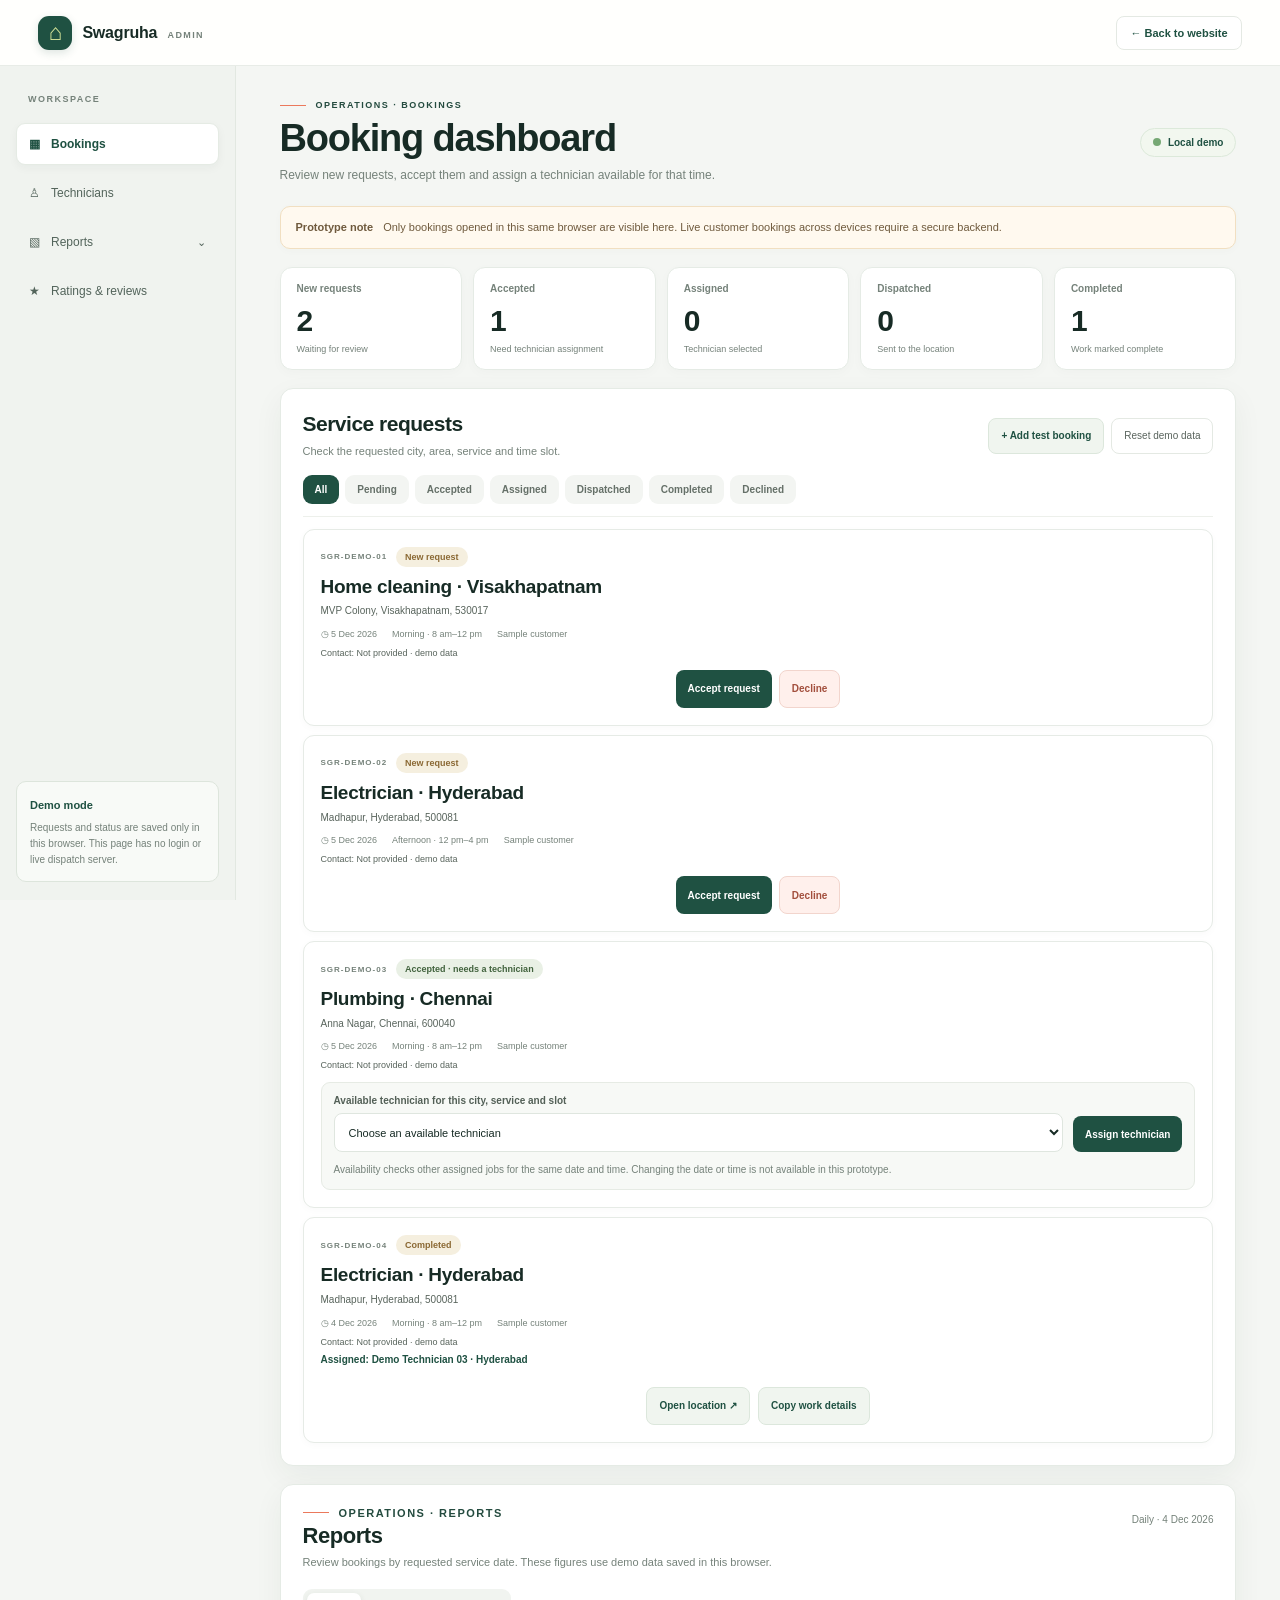
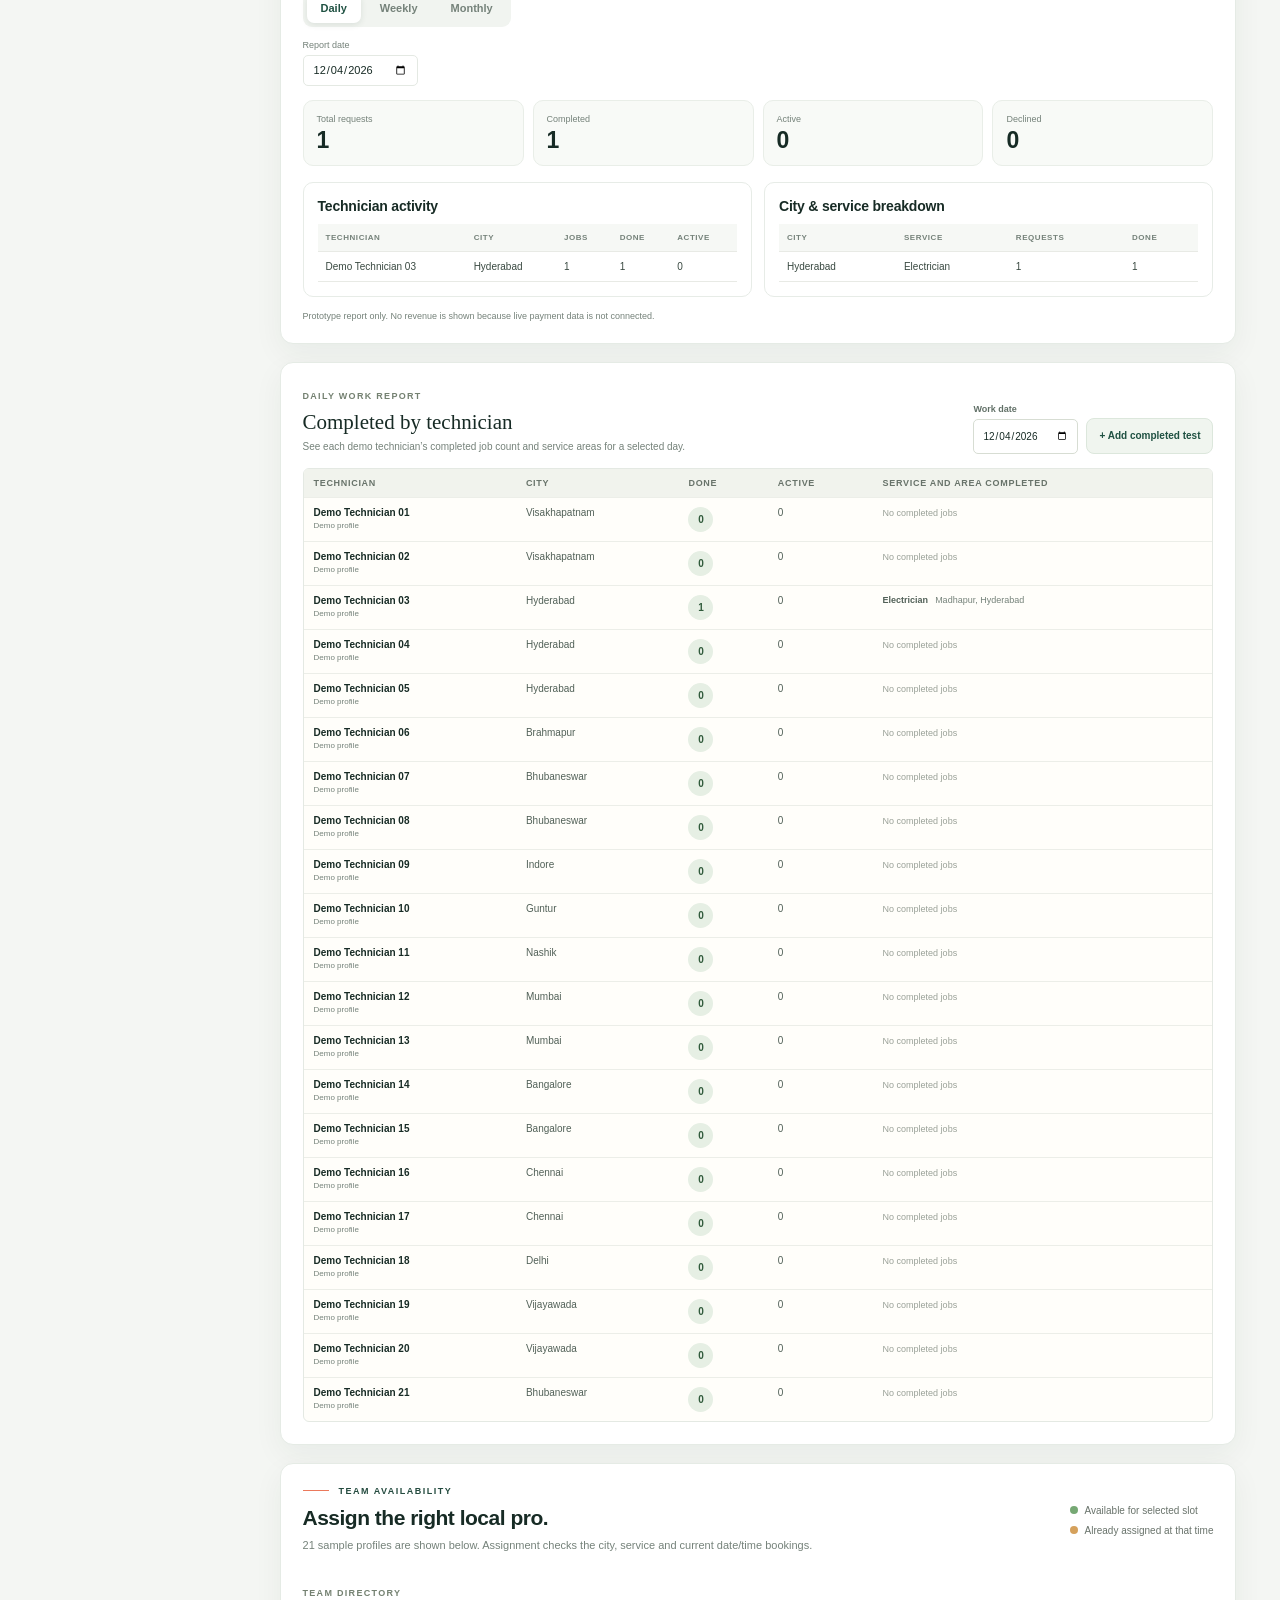
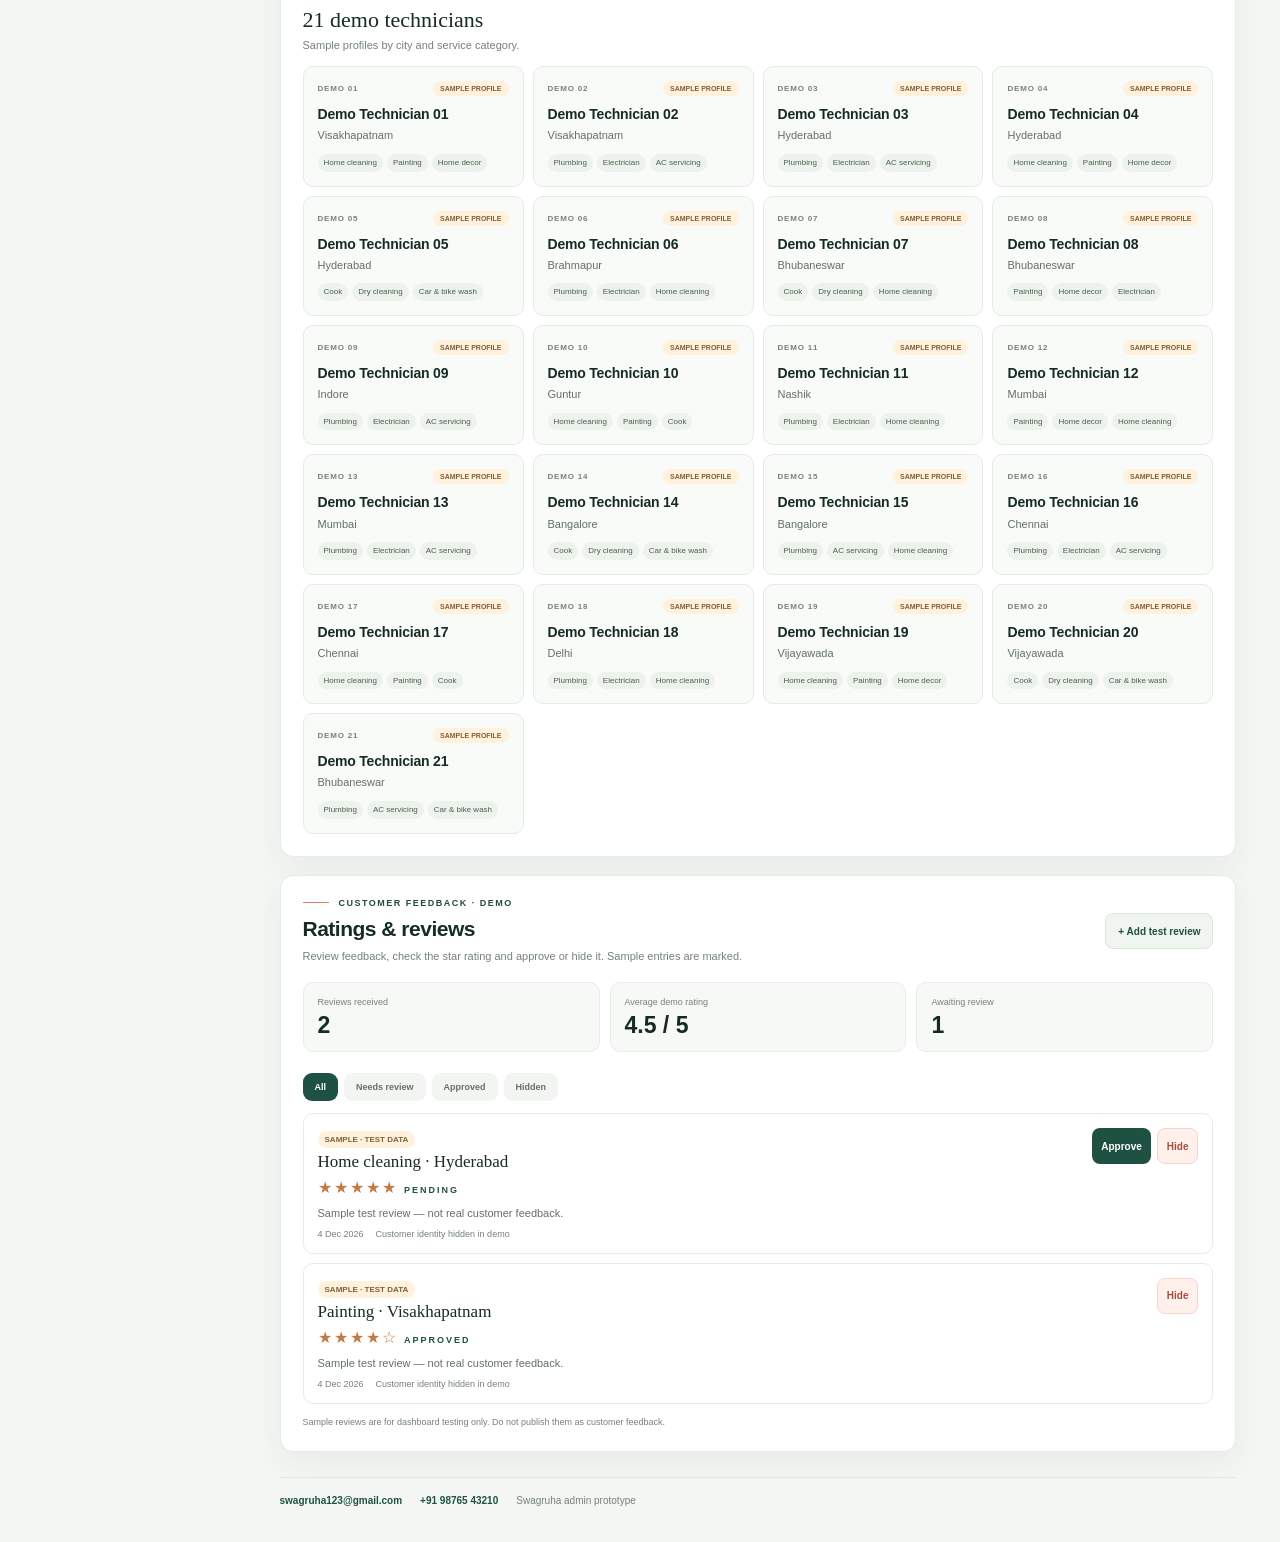
<file: admin.html>
<!doctype html><html lang="en"><head><meta charset="utf-8"><meta name="viewport" content="width=device-width,initial-scale=1"><meta http-equiv="refresh" content="0;url=dashboard.html"><title>Opening Swagruha dashboard</title></head><body><p>Opening the dashboard… <a id="dashboardLink" href="dashboard.html">Open dashboard</a></p><script>location.replace('dashboard.html'+location.hash)</script></body></html>
</file>
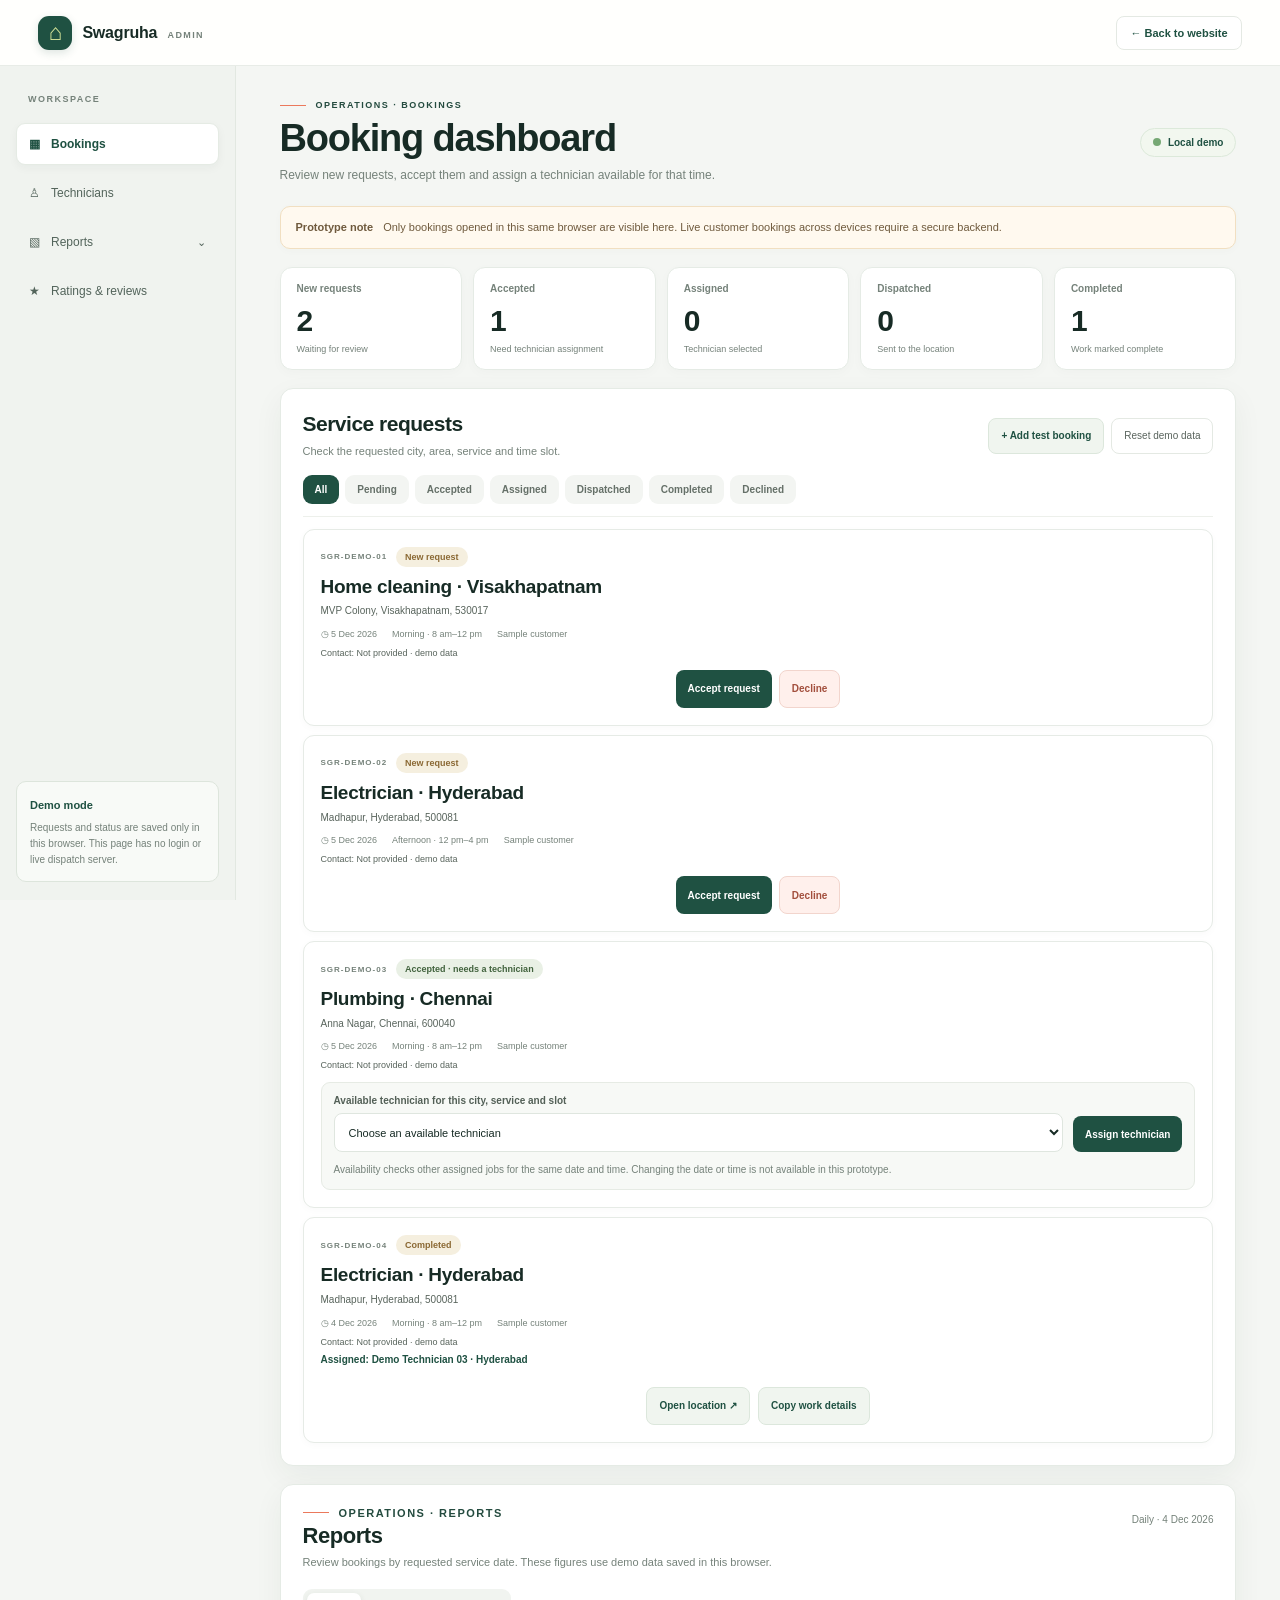
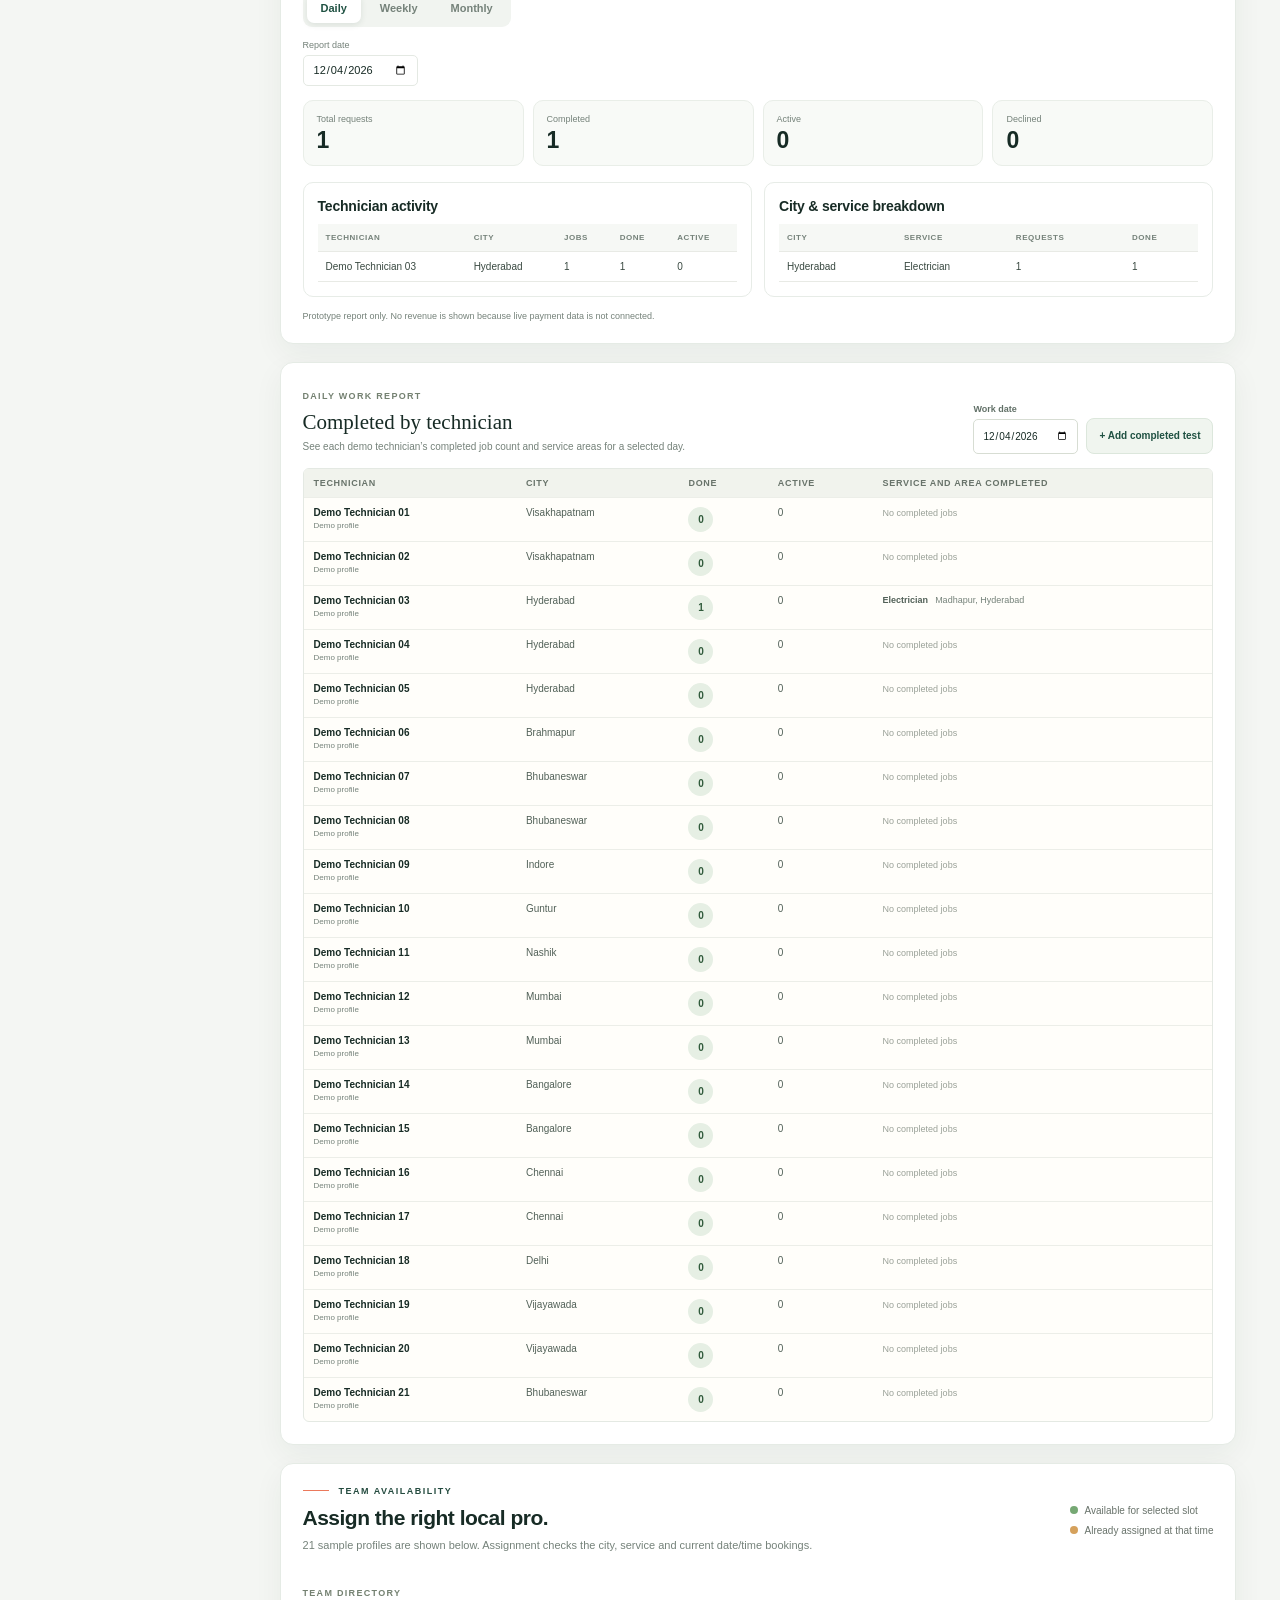
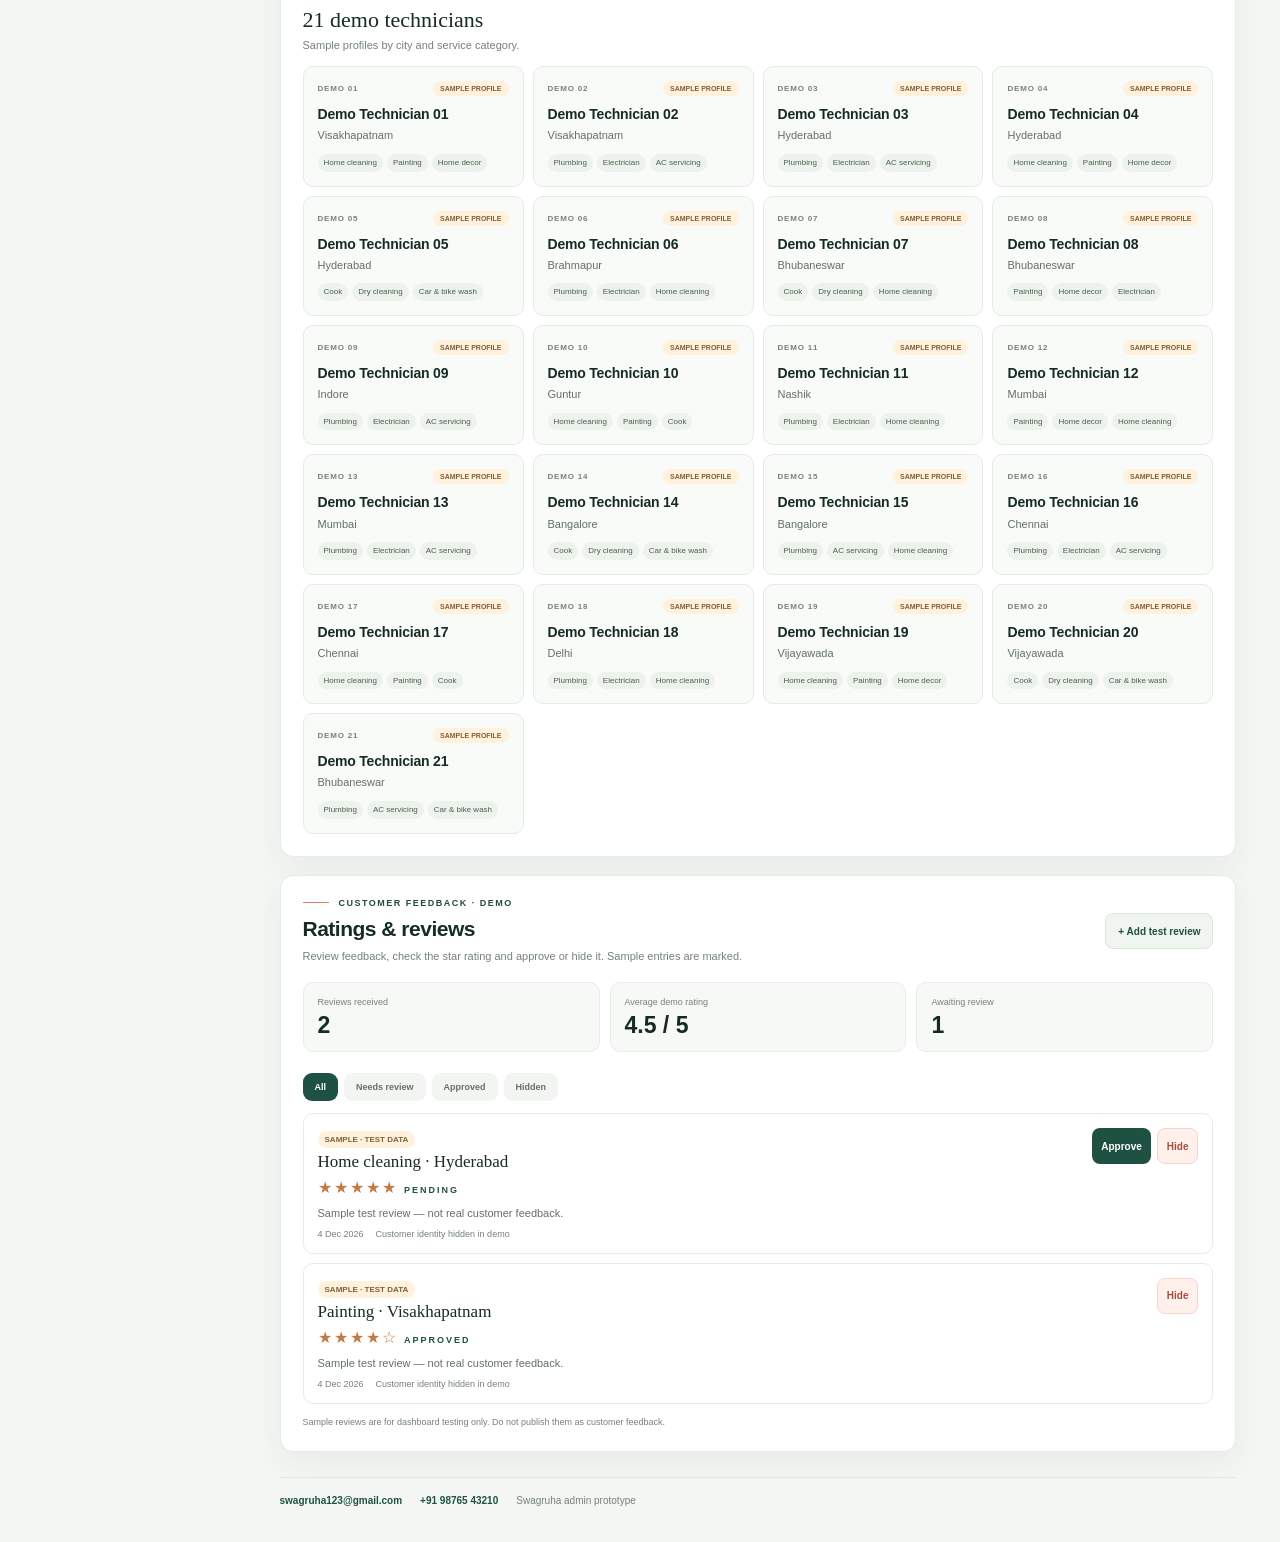
<file: dashboard.html>
<!doctype html>
<html lang="en">
<head>
<meta charset="utf-8"><meta name="viewport" content="width=device-width,initial-scale=1"><meta name="theme-color" content="#f7f5ef">
<title>Swagruha Admin · Booking dashboard</title><link rel="stylesheet" href="styles.css?v=10"><link rel="stylesheet" href="admin.css?v=17"><script src="admin.js?v=15" defer></script>
</head>
<body class="admin-page">
<header class="admin-top"><a class="admin-brand" href="index.html"><span class="brand-mark">⌂</span><span>Swagruha <small>ADMIN</small></span></a><a class="back-site" href="index.html">← Back to website</a></header>
<div class="admin-shell"><aside class="admin-sidebar"><div class="sidebar-label">WORKSPACE</div><a class="side-link active" href="#dashboard">▦ <span>Bookings</span></a><a class="side-link" href="#technicians">♙ <span>Technicians</span></a><div class="side-group"><button class="side-link report-folder" id="reportFolderToggle" type="button" aria-label="Reports" aria-expanded="false" aria-controls="reportSubnav"><span aria-hidden="true">▧</span><span>Reports</span><span class="folder-chevron" aria-hidden="true">⌄</span></button><div class="side-subnav" id="reportSubnav" hidden><a class="side-sublink active" href="#reports" data-report-period-nav="daily">Daily</a><a class="side-sublink" href="#reports" data-report-period-nav="weekly">Weekly</a><a class="side-sublink" href="#reports" data-report-period-nav="monthly">Monthly</a></div></div><a class="side-link" href="#reviews">★ <span>Ratings &amp; reviews</span></a><div class="sidebar-note"><b>Demo mode</b><p>Requests and status are saved only in this browser. This page has no login or live dispatch server.</p></div></aside>
<main class="admin-main" id="dashboard"><div class="admin-heading"><div><div class="eyebrow">Operations · bookings</div><h1>Booking dashboard</h1><p>Review new requests, accept them and assign a technician available for that time.</p></div><span class="demo-pill"><i></i> Local demo</span></div>
<div class="admin-alert"><b>Prototype note</b><span>Only bookings opened in this same browser are visible here. Live customer bookings across devices require a secure backend.</span></div>
<section class="admin-kpis" aria-label="Booking counts"><article><span>New requests</span><b id="kpiPending">0</b><small>Waiting for review</small></article><article><span>Accepted</span><b id="kpiAccepted">0</b><small>Need technician assignment</small></article><article><span>Assigned</span><b id="kpiAssigned">0</b><small>Technician selected</small></article><article><span>Dispatched</span><b id="kpiDispatched">0</b><small>Sent to the location</small></article><article><span>Completed</span><b id="kpiCompleted">0</b><small>Work marked complete</small></article></section>
<section class="booking-panel"><div class="panel-top"><div><h2>Service requests</h2><p>Check the requested city, area, service and time slot.</p></div><div class="panel-actions"><button id="addTestBooking" class="admin-button secondary" type="button">+ Add test booking</button><button id="resetDemo" class="quiet-button" type="button">Reset demo data</button></div></div><div class="filters" role="tablist" aria-label="Filter bookings"><button class="filter active" data-filter="all" type="button">All</button><button class="filter" data-filter="pending" type="button">Pending</button><button class="filter" data-filter="accepted" type="button">Accepted</button><button class="filter" data-filter="assigned" type="button">Assigned</button><button class="filter" data-filter="dispatched" type="button">Dispatched</button><button class="filter" data-filter="completed" type="button">Completed</button><button class="filter" data-filter="rejected" type="button">Declined</button></div><div id="bookingList" class="booking-list" aria-live="polite"></div></section>

<section class="reports-panel" id="reports"><div class="reports-heading"><div><div class="eyebrow">Operations · reports</div><h2>Reports</h2><p>Review bookings by requested service date. These figures use demo data saved in this browser.</p></div><span class="report-period-label" id="reportRangeLabel"></span></div><div class="report-tabs" role="tablist" aria-label="Choose report period"><button type="button" class="report-tab active" role="tab" aria-selected="true" data-report-period="daily">Daily</button><button type="button" class="report-tab" role="tab" aria-selected="false" data-report-period="weekly">Weekly</button><button type="button" class="report-tab" role="tab" aria-selected="false" data-report-period="monthly">Monthly</button></div><div class="report-controls"><label id="dailyReportControl">Report date<input id="reportDate" type="date"></label><label id="weeklyReportControl" hidden>Any date in week<input id="reportWeek" type="date"></label><label id="monthlyReportControl" hidden>Report month<input id="reportMonth" type="month"></label></div><div class="report-kpis"><article><span>Total requests</span><b id="reportTotal">0</b></article><article><span>Completed</span><b id="reportCompleted">0</b></article><article><span>Active</span><b id="reportActive">0</b></article><article><span>Declined</span><b id="reportDeclined">0</b></article></div><div class="report-tables"><div class="report-table-card"><h3 id="reportPrimaryTitle">Technician activity</h3><div class="report-table-scroll"><table class="report-table"><thead id="reportPrimaryHead"><tr><th>Technician</th><th>City</th><th>Jobs</th><th>Done</th><th>Active</th></tr></thead><tbody id="reportTechnicianRows"></tbody></table></div></div><div class="report-table-card"><h3 id="reportSecondaryTitle">City &amp; service breakdown</h3><div class="report-table-scroll"><table class="report-table"><thead id="reportSecondaryHead"><tr><th>City</th><th>Service</th><th>Requests</th><th>Done</th></tr></thead><tbody id="reportServiceRows"></tbody></table></div></div></div><p class="report-disclaimer">Prototype report only. No revenue is shown because live payment data is not connected.</p></section>
<section class="daily-report-section" id="daily-work"><div class="daily-work-panel"><div class="daily-work-head"><div><span class="detail-kicker">Daily work report</span><h3>Completed by technician</h3><p>See each demo technician’s completed job count and service areas for a selected day.</p></div><div class="daily-report-tools"><label for="workdayFilter">Work date<input type="date" id="workdayFilter"></label><button class="admin-button secondary" id="addTestCompletion" type="button">+ Add completed test</button></div></div><div class="daily-work-table-wrap"><table class="daily-work-table"><thead><tr><th>Technician</th><th>City</th><th>Done</th><th>Active</th><th>Service and area completed</th></tr></thead><tbody id="dailyWorkRows"></tbody></table></div></div></section>
<section class="tech-panel" id="technicians"><div><div class="eyebrow">Team availability</div><h2>Assign the right local pro.</h2><p>21 sample profiles are shown below. Assignment checks the city, service and current date/time bookings.</p></div><div class="availability-key"><span><i class="available-dot"></i>Available for selected slot</span><span><i class="busy-dot"></i>Already assigned at that time</span></div><div class="technician-directory"><div class="roster-heading"><div><span class="detail-kicker">Team directory</span><h3>21 demo technicians</h3><p>Sample profiles by city and service category.</p></div></div><div class="technician-roster" id="technicianRosterList" aria-live="polite"></div></div></section>
<section class="review-admin-panel" id="reviews"><div class="review-panel-head"><div><div class="eyebrow">Customer feedback · demo</div><h2>Ratings &amp; reviews</h2><p>Review feedback, check the star rating and approve or hide it. Sample entries are marked.</p></div><button class="admin-button secondary" id="toggleReviewForm" type="button">+ Add test review</button></div><div class="review-summary"><div><span>Reviews received</span><b id="reviewCount">0</b></div><div><span>Average demo rating</span><b id="reviewAverage">—</b></div><div><span>Awaiting review</span><b id="reviewPendingCount">0</b></div></div><form class="test-review-form" id="testReviewForm" hidden><label>City<select id="testReviewCity" required><option>Visakhapatnam</option><option>Hyderabad</option><option>Brahmapur</option><option>Bhubaneswar</option><option>Indore</option><option>Guntur</option><option>Nashik</option><option>Mumbai</option><option>Bangalore</option><option>Chennai</option><option>Delhi</option><option>Vijayawada</option></select></label><label>Service<select id="testReviewService" required><option value="home_cleaning">Home cleaning</option><option value="plumbing">Plumbing</option><option value="painting">Painting</option><option value="electrician">Electrician</option><option value="cook">Cook</option><option value="ac_servicing">AC servicing</option><option value="car_bike_wash">Car &amp; bike wash</option><option value="dry_cleaning">Dry cleaning</option><option value="home_decor">Home decor</option></select></label><label>Rating<select id="testReviewRating" required><option value="5">5 stars</option><option value="4">4 stars</option><option value="3">3 stars</option><option value="2">2 stars</option><option value="1">1 star</option></select></label><label class="review-comment-label">Test review<textarea id="testReviewComment" rows="2" maxlength="240" required>Sample test review — not real customer feedback.</textarea></label><button class="admin-button" type="submit">Add sample review</button></form><div class="review-filters"><button class="review-filter active" data-review-filter="all" type="button">All</button><button class="review-filter" data-review-filter="pending" type="button">Needs review</button><button class="review-filter" data-review-filter="approved" type="button">Approved</button><button class="review-filter" data-review-filter="hidden" type="button">Hidden</button></div><div id="reviewList" class="review-list-admin" aria-live="polite"></div><p class="review-data-note">Sample reviews are for dashboard testing only. Do not publish them as customer feedback.</p></section>
<footer class="admin-footer"><a href="mailto:swagruha123@gmail.com">swagruha123@gmail.com</a><a href="tel:+919876543210">+91 98765 43210</a><span>Swagruha admin prototype</span></footer>
</main></div><div id="toast" class="admin-toast" role="status" aria-live="polite"></div>
</body></html>
</file>
<file: styles.css>
:root{--paper:#f7f5ef;--ink:#1c2b27;--muted:#68716b;--green:#244b3f;--lime:#d8e69a;--coral:#eb795c;--line:#dddcd3;--white:#fffefa;--serif:Georgia,'Times New Roman',serif;--sans:Arial,Helvetica,sans-serif}*{box-sizing:border-box}html{scroll-behavior:smooth}body{margin:0;background:var(--paper);color:var(--ink);font-family:var(--sans);-webkit-font-smoothing:antialiased}a{color:inherit;text-decoration:none}.wrap{width:min(1200px,calc(100% - 64px));margin:auto}.topbar{height:76px;display:flex;align-items:center;justify-content:space-between;border-bottom:1px solid rgba(28,43,39,.12)}.brand{display:flex;align-items:center;gap:11px;font-size:20px;font-weight:700;letter-spacing:-.7px}.brand-mark{width:34px;height:34px;border-radius:11px;background:var(--green);display:grid;place-items:center;color:var(--lime)}.brand-mark svg{width:20px}.nav{display:flex;align-items:center;gap:36px;font-size:13px;color:#48544e}.nav a:hover{color:var(--coral)}.nav-cta,.button{background:var(--green);color:white;padding:13px 19px;border-radius:7px;font-size:13px;font-weight:700;transition:transform .2s,background .2s}.nav-cta:hover,.button:hover{background:#18382f;transform:translateY(-2px)}.menu{display:none;border:0;background:none;font-size:24px;color:var(--ink)}.hero{padding:72px 0 82px;display:grid;grid-template-columns:1fr 1fr;gap:48px;align-items:center;min-height:620px}.eyebrow{display:flex;align-items:center;gap:10px;color:var(--green);font-size:11px;font-weight:700;letter-spacing:1.5px;text-transform:uppercase}.eyebrow:before{content:'';width:26px;height:1px;background:var(--coral)}h1,h2,h3,p{margin-top:0}h1{font:normal clamp(52px,6.3vw,82px)/.99 var(--serif);letter-spacing:-3.6px;margin:23px 0 22px;max-width:630px}h1 em{color:var(--coral);font-weight:400}.hero-copy{max-width:480px;color:#606a63;font-size:16px;line-height:1.8;margin-bottom:29px}.actions{display:flex;align-items:center;gap:22px}.text-link{font-size:13px;font-weight:700;border-bottom:1px solid #9caaa0;padding:10px 0}.text-link:hover{color:var(--coral)}.city-note{margin-top:34px;color:#80877f;font-size:11px;letter-spacing:.2px}.city-note b{color:#4b5951}.hero-art{position:relative;min-height:442px;background:var(--green);border-radius:10px 110px 10px 10px;overflow:hidden;display:flex;align-items:center;justify-content:center}.hero-art:before{content:'';position:absolute;width:320px;height:320px;border:1px solid rgba(242,242,216,.18);border-radius:50%;top:-92px;right:-62px}.hero-art:after{content:'';position:absolute;width:210px;height:210px;border:1px solid rgba(242,242,216,.16);border-radius:50%;bottom:-118px;left:-28px}.art-label{position:absolute;left:27px;top:26px;color:#d7e1d8;font-size:10px;letter-spacing:1.4px;text-transform:uppercase}.house{position:relative;z-index:1;width:min(84%,430px);filter:drop-shadow(0 22px 30px rgba(0,0,0,.12))}.float-card{position:absolute;z-index:2;background:var(--white);box-shadow:0 12px 32px #13251f30;padding:14px 17px;border-radius:8px;font-size:11px}.float-card strong{display:block;font-size:13px;margin-top:5px}.float-card.one{left:17px;bottom:51px}.float-card.two{right:18px;top:93px}.stars{color:#c7793d;letter-spacing:1px}.art-caption{position:absolute;bottom:19px;right:25px;color:#d7e1d8;font-size:10px;z-index:2}.trust-strip{border-top:1px solid var(--line);border-bottom:1px solid var(--line);padding:20px 0;display:flex;align-items:center;justify-content:space-between;gap:16px}.trust-label{font-size:10px;letter-spacing:1.3px;text-transform:uppercase;color:#858b82}.trust-pill{font:normal 15px var(--serif);color:#46544c}.section{padding:104px 0}.section-head{display:flex;justify-content:space-between;align-items:end;gap:35px;margin-bottom:42px}.section-head h2,.story h2,.provider h2{font:normal clamp(38px,4.5vw,57px)/1.04 var(--serif);letter-spacing:-1.8px;max-width:560px;margin:15px 0 0}.section-head p{max-width:340px;color:var(--muted);font-size:14px;line-height:1.75;margin-bottom:3px}.service-grid{display:grid;grid-template-columns:repeat(5,1fr);gap:13px}.service{min-height:205px;background:var(--white);border:1px solid #ecebe5;border-radius:8px;padding:21px;display:flex;flex-direction:column;justify-content:space-between;transition:transform .2s,border-color .2s}.service:hover{transform:translateY(-4px);border-color:#c2cabe}.icon{width:42px;height:42px;display:grid;place-items:center;border-radius:50%;background:#edf1e5;color:var(--green)}.icon svg{width:21px;height:21px}.service h3{font:normal 21px var(--serif);margin:27px 0 7px}.service p{font-size:11px;color:#798078;margin:0}.service .arrow{align-self:flex-end;color:var(--coral);font-size:20px}.split{background:#eeeee5}.story{display:grid;grid-template-columns:.85fr 1.15fr;gap:90px;align-items:center}.story-visual{height:425px;border-radius:10px;background:#e2e8d6;position:relative;overflow:hidden;display:grid;place-items:center}.story-visual .sun{position:absolute;right:43px;top:43px;width:84px;height:84px;border-radius:50%;background:#efad74}.story-visual .arch{position:absolute;width:64%;height:80%;bottom:-6%;left:18%;border-radius:50% 50% 0 0;background:#c4d0b3}.story-visual .arch:before{content:'';position:absolute;width:54%;height:66%;bottom:0;left:23%;border-radius:50% 50% 0 0;background:#f7f5ef}.story-visual .line-house{position:absolute;z-index:2;width:47%;bottom:25%;left:27%;color:var(--green)}.visual-tag{position:absolute;z-index:3;left:22px;top:22px;background:#fffefa;padding:11px 14px;border-radius:5px;font-size:10px;letter-spacing:.7px;text-transform:uppercase}.story-copy p{color:var(--muted);font-size:14px;line-height:1.8;max-width:520px}.benefits{display:grid;grid-template-columns:1fr 1fr;gap:22px 26px;margin-top:28px}.benefit{border-top:1px solid #d3d7cb;padding-top:14px}.benefit b{font:normal 18px var(--serif);display:block;margin-bottom:6px}.benefit span{font-size:11px;line-height:1.6;color:#6f786f}.cities{padding:72px 0;display:flex;align-items:center;justify-content:space-between;gap:30px}.cities h2{font:normal 27px var(--serif);margin:0}.city-list{display:flex;gap:10px;flex-wrap:wrap}.city{border:1px solid #cfd3c9;border-radius:30px;padding:11px 16px;font-size:11px;color:#5a665f}.provider{background:var(--green);color:var(--white);padding:75px 0;border-radius:10px;position:relative;overflow:hidden}.provider:after{content:'';position:absolute;right:-120px;top:-190px;border:1px solid #ffffff22;width:460px;height:460px;border-radius:50%;box-shadow:0 0 0 55px #ffffff0b,0 0 0 110px #ffffff08}.provider-inner{position:relative;z-index:1;display:flex;justify-content:space-between;gap:50px;align-items:center}.provider .eyebrow{color:var(--lime)}.provider h2{max-width:610px}.provider p{color:#d1ddd4;font-size:13px;line-height:1.8;max-width:480px;margin:20px 0 0}.provider .button{background:var(--lime);color:var(--green);white-space:nowrap}.provider .button:hover{background:#e5efb8}.steps{display:grid;grid-template-columns:repeat(3,1fr);gap:34px;margin-top:42px}.step{border-top:1px solid #ffffff3b;padding-top:18px}.step .num{font:normal 14px var(--serif);color:var(--lime)}.step h3{font:normal 23px var(--serif);margin:12px 0}.step p{font-size:11px;color:#c6d4c9;line-height:1.75;margin:0}.footer{padding:36px 0 24px;margin-top:42px;border-top:1px solid var(--line);display:flex;justify-content:space-between;gap:30px;align-items:center}.footer-note{font-size:10px;color:#7c847c}.footer-links{display:flex;gap:22px;font-size:10px;color:#56625b}.footer-links a:hover{color:var(--coral)}.disclaimer{border-top:1px solid var(--line);padding:15px 0 24px;color:#8b9088;font-size:9px;line-height:1.5}
@media(max-width:900px){.hero{gap:24px;min-height:0}.hero-art{min-height:370px}.service-grid{grid-template-columns:repeat(3,1fr)}.story{gap:45px}.cities{padding:55px 0}.city-grid{grid-template-columns:repeat(2,1fr)}.city-card{min-height:145px}.provider-inner{align-items:flex-start;flex-direction:column;gap:23px}}
@media(max-width:640px){.wrap{width:min(100% - 36px,520px)}.topbar{height:65px}.menu{display:block}.nav{display:none;position:absolute;z-index:10;top:64px;left:0;right:0;background:var(--paper);padding:22px 20px 26px;border-bottom:1px solid var(--line);flex-direction:column;gap:21px;align-items:stretch}.nav.open{display:flex}.nav-cta{text-align:center}.hero{grid-template-columns:1fr;padding:57px 0 54px;gap:38px}.hero h1{font-size:58px;letter-spacing:-2.7px}.hero-copy{font-size:14px}.hero-art{min-height:340px;border-top-right-radius:84px}.house{width:83%}.float-card.one{left:12px;bottom:37px}.float-card.two{right:12px;top:77px}.trust-strip{justify-content:flex-start;flex-wrap:wrap;padding:18px 0}.trust-label{width:100%;margin-bottom:5px}.trust-pill{font-size:13px;margin-right:10px}.section{padding:72px 0}.section-head{display:block;margin-bottom:27px}.section-head p{margin:18px 0 0}.service-grid{grid-template-columns:repeat(2,1fr);gap:10px}.service{min-height:177px;padding:16px}.service h3{font-size:19px;margin:22px 0 7px}.story{grid-template-columns:1fr;gap:30px}.story-visual{height:320px}.story h2,.provider h2,.section-head h2{font-size:42px}.benefits{gap:18px 15px}.cities{padding:55px 0}.provider{padding:55px 0}.roadmap{padding:62px 0}.roadmap-head{display:block}.roadmap-head p{margin-top:17px}.roadmap-grid{grid-template-columns:1fr;gap:10px}.roadmap-card{min-height:0;padding:18px}.roadmap-card h3{margin:13px 0 8px}.model-row{grid-template-columns:1fr;gap:22px;margin-top:40px}.model-list{grid-template-columns:1fr;gap:16px}.steps{grid-template-columns:1fr;gap:24px}.step{padding-top:14px}.footer{align-items:flex-start;flex-direction:column;margin-top:28px}.footer-links{flex-wrap:wrap;gap:15px}.actions{gap:15px}.button{padding:13px 15px}}
@media(prefers-reduced-motion:reduce){html{scroll-behavior:auto}*,*:before,*:after{transition:none!important}}
.roadmap{padding:83px 0 92px;background:#e9ece2;border-top:1px solid #dfe2d8;border-bottom:1px solid #dfe2d8}.roadmap-head{display:flex;justify-content:space-between;align-items:end;gap:30px;margin-bottom:38px}.roadmap-head h2{font:normal clamp(38px,4.5vw,56px)/1.04 var(--serif);letter-spacing:-1.8px;margin:14px 0 0}.roadmap-head p{font-size:12px;color:#737d73;max-width:300px;line-height:1.7;margin:0 0 3px}.roadmap-grid{display:grid;grid-template-columns:repeat(3,1fr);gap:13px}.roadmap-card{background:var(--white);border:1px solid #e1e3da;border-radius:8px;padding:22px 23px;min-height:208px}.roadmap-card .phase{font-size:10px;letter-spacing:1px;text-transform:uppercase;color:#73806f}.roadmap-card h3{font:normal 24px var(--serif);margin:18px 0 10px}.roadmap-card p{font-size:12px;line-height:1.7;color:#6f786f;margin:0}.roadmap-card .goal{display:block;color:var(--green);font-size:11px;font-weight:700;margin-top:17px}.model-row{margin-top:55px;display:grid;grid-template-columns:.8fr 1.2fr;gap:54px;align-items:start}.model-row h3{font:normal 31px/1.08 var(--serif);letter-spacing:-.7px;margin:12px 0}.model-row>div:first-child p{font-size:12px;line-height:1.7;color:#737d73;max-width:300px}.model-list{display:grid;grid-template-columns:repeat(3,1fr);gap:17px}.model-item{border-top:1px solid #c7cdc1;padding-top:14px}.model-item b{font:normal 17px var(--serif);display:block;margin-bottom:7px}.model-item span{font-size:10px;line-height:1.65;color:#737d73}.roadmap-note{font-size:9px;color:#879087;margin-top:19px;line-height:1.6}
.cities{display:block;padding:78px 0 73px}.cities-intro{display:flex;flex-direction:column;align-items:flex-start;max-width:610px;margin-bottom:29px}.cities-intro h2{font:normal clamp(38px,4.5vw,56px)/1.04 var(--serif);letter-spacing:-1.8px;margin:14px 0 13px}.cities-intro p{max-width:450px;font-size:13px;line-height:1.7;color:#717a72;margin:0}.city-grid{display:grid;grid-template-columns:repeat(4,1fr);gap:12px}.city-card{position:relative;overflow:hidden;min-height:166px;background:#eeeee5;border:1px solid #e3e3d9;border-radius:8px;padding:18px 19px;display:flex;flex-direction:column;align-items:flex-start;justify-content:space-between}.city-card:nth-child(2){background:#e6ece2}.city-card:nth-child(3){background:#f1e9df}.city-card:nth-child(4){background:#e9e9df}.city-index{font-size:9px;letter-spacing:1px;color:#738075}.city-name{font:normal 29px var(--serif);letter-spacing:-.4px;z-index:1}.city-mark{position:absolute;right:15px;top:34px;font-size:17px;color:#244b3f;opacity:.16}.city-line{position:absolute;width:75px;height:75px;border:1px solid #244b3f;opacity:.15;border-radius:50%;right:-18px;bottom:-29px;box-shadow:0 0 0 12px transparent,0 0 0 13px #244b3f}.cities-note{font-size:9px;color:#858c84;margin:13px 0 0}
.language-switch{display:flex;align-items:center;gap:2px;background:#eceee7;border-radius:7px;padding:3px}.language-switch button{font:700 10px var(--sans);border:0;border-radius:5px;background:transparent;color:#657168;padding:8px 9px;cursor:pointer}.language-switch button[aria-pressed="true"]{background:var(--white);color:var(--green);box-shadow:0 1px 4px #1c2b2718}.language-switch button:focus-visible{outline:2px solid var(--coral);outline-offset:2px}@media(max-width:640px){.language-switch{margin-left:auto;margin-right:12px}.language-switch button{padding:8px 7px;font-size:9px}}
.reveal{opacity:0;transform:translateY(18px);transition:opacity .7s ease,transform .7s cubic-bezier(.2,.65,.25,1);transition-delay:var(--reveal-delay,0ms)}.reveal.is-visible{opacity:1;transform:translateY(0)}.float-card.one{animation:gentle-float 5.2s ease-in-out infinite}.float-card.two{animation:gentle-float 5.2s ease-in-out -2.6s infinite}@keyframes gentle-float{0%,100%{transform:translateY(0)}50%{transform:translateY(-6px)}}@media(prefers-reduced-motion:reduce){.reveal{opacity:1;transform:none;transition:none}.float-card.one,.float-card.two{animation:none}}
.service{cursor:pointer}.service:focus-visible{outline:2px solid var(--coral);outline-offset:3px}.service-dialog{position:fixed;width:min(520px,calc(100% - 32px));max-height:min(82vh,720px);overflow:auto;border:1px solid #e4e3db;border-radius:11px;background:var(--white);padding:32px;color:var(--ink);box-shadow:0 24px 80px #14231e55}.service-dialog[open]{animation:dialog-enter .22s ease-out}.service-dialog::backdrop{background:#14231e99;backdrop-filter:blur(3px)}.service-dialog h2{font:normal clamp(32px,6vw,44px)/1.05 var(--serif);letter-spacing:-1px;margin:12px 34px 14px 0}.service-dialog-intro{font-size:14px;line-height:1.75;color:#68716b;margin:0 0 17px}.service-dialog ul{padding-left:20px;margin:0 0 20px}.service-dialog li{padding:5px 0 5px 3px;font-size:13px;line-height:1.55;color:#38463f}.service-dialog li::marker{color:var(--coral)}.service-dialog-note{font-size:10px;line-height:1.6;color:#858c84;border-top:1px solid var(--line);padding-top:14px;margin:0 0 20px}.dialog-close{position:absolute;right:17px;top:14px;border:0;background:#edf1e5;width:34px;height:34px;border-radius:50%;font-size:23px;line-height:1;color:var(--green);cursor:pointer}.dialog-close:hover{background:#dfe8d4}.service-dialog .button{border:0;cursor:pointer}@keyframes dialog-enter{from{opacity:0;transform:translateY(8px) scale(.99)}to{opacity:1;transform:translateY(0) scale(1)}}@media(prefers-reduced-motion:reduce){.service-dialog[open]{animation:none}}

.booking-section{background:#efefe7;padding:84px 0}.booking-layout{display:grid;grid-template-columns:.85fr 1.15fr;gap:70px;align-items:start}.booking-intro h2{font:normal clamp(40px,4.5vw,58px)/1.03 var(--serif);letter-spacing:-1.8px;margin:15px 0}.booking-intro>p{font-size:14px;line-height:1.8;color:#667068;max-width:410px}.booking-points{display:grid;gap:12px;margin-top:26px}.booking-points span{font-size:11px;color:#526158;border-bottom:1px solid #d5d9ce;padding-bottom:10px}.booking-form{background:var(--white);padding:28px;border:1px solid #e1e1d9;border-radius:9px;display:grid;grid-template-columns:1fr 1fr;gap:10px 14px}.booking-form h3{grid-column:1/-1;font:normal 25px var(--serif);margin:0 0 8px}.booking-form label,.provider-form label{font-size:10px;font-weight:700;color:#526057}.booking-form select,.booking-form input,.provider-form select,.provider-form input{width:100%;min-height:42px;border:1px solid #d9ddd4;border-radius:5px;background:#fffefa;padding:9px 10px;font:12px var(--sans);color:var(--ink)}.booking-form label{align-self:end}.booking-form select,.booking-form input{grid-column:span 1}.booking-form button,.booking-form .booking-note{grid-column:1/-1}.booking-form button{justify-self:start;margin-top:6px}.booking-note{font-size:9px;line-height:1.6;color:#8a9088;margin:2px 0 0}.provider-apply{margin-top:34px;padding:26px;border:1px solid #ffffff33;background:#ffffff0c;border-radius:8px;display:grid;grid-template-columns:.8fr 1.2fr;gap:34px}.provider-apply .eyebrow{color:var(--lime)}.provider-apply h3{font:normal 27px/1.1 var(--serif);margin:12px 0}.provider-apply>div>p{font-size:11px;line-height:1.65;color:#cad6cd}.provider-form{display:grid;grid-template-columns:1fr 1fr;gap:9px 12px}.provider-form label{color:#e0e9e1;align-self:end}.provider-form select,.provider-form input{background:#fdfdf8}.provider-form button,.provider-form-note,.form-status{grid-column:1/-1}.provider-form button{justify-self:start;margin-top:5px}.provider-form-note{font-size:9px;line-height:1.6;color:#c3d0c6;margin:2px 0}.form-status{font-size:11px;line-height:1.6;color:#244b3f;margin:0}.provider-form .form-status{color:var(--lime)}.workflow-dialog{position:fixed;width:min(520px,calc(100% - 32px));max-height:min(82vh,720px);overflow:auto;border:1px solid #e4e3db;border-radius:11px;background:var(--white);padding:32px;color:var(--ink);box-shadow:0 24px 80px #14231e55}.workflow-dialog[open]{animation:dialog-enter .22s ease-out}.workflow-dialog::backdrop{background:#14231e99;backdrop-filter:blur(3px)}.workflow-dialog h2{font:normal clamp(30px,6vw,42px)/1.05 var(--serif);letter-spacing:-1px;margin:12px 34px 18px 0}.review-list{padding-left:19px;margin:0 0 20px}.review-list li{padding:5px 0;font-size:13px}.payment-choice{border:1px solid var(--line);border-radius:7px;padding:14px;margin:0 0 16px}.payment-choice legend{font-size:11px;font-weight:700;padding:0 5px}.payment-choice label{display:flex;align-items:center;gap:7px;font-size:11px;margin:8px 0}.payment-choice label span{color:#818a82;font-size:9px;margin-left:auto}.workflow-warning{font-size:10px;line-height:1.6;color:#856346;background:#f7f0e7;padding:12px;border-radius:5px}.workflow-dialog .form-status{margin:7px 0 13px}.booking-form select:focus,.booking-form input:focus,.provider-form select:focus,.provider-form input:focus{outline:2px solid #9eb69e;outline-offset:1px}@media(max-width:900px){.booking-layout{gap:34px}.provider-apply{grid-template-columns:1fr;gap:12px}}@media(max-width:640px){.booking-form{grid-template-columns:1fr}.booking-form h3,.booking-form label,.booking-form select,.booking-form input,.booking-form button,.booking-form .booking-note{grid-column:1/-1}.booking-section{padding:62px 0}.booking-layout{grid-template-columns:1fr;gap:27px}.booking-form{padding:19px;gap:9px 10px}.booking-form h3{font-size:23px}.provider-apply{padding:19px;margin-top:26px}.provider-form{grid-template-columns:1fr}.provider-form label,.provider-form select,.provider-form input{grid-column:1/-1}.workflow-dialog{padding:25px 21px}.payment-choice label{align-items:flex-start;flex-wrap:wrap}.payment-choice label span{margin-left:25px;width:100%}}
.city-card{cursor:pointer;transition:transform .18s,border-color .18s,box-shadow .18s;scroll-margin-top:24px}.city-card:hover{transform:translateY(-3px);border-color:#a9b7a8;box-shadow:0 8px 20px #244b3f14}.city-card:focus-visible{outline:2px solid var(--coral);outline-offset:3px}.city-card.selected{border-color:var(--green);box-shadow:inset 0 0 0 1px var(--green)}.city-choice-message{grid-column:1/-1;min-height:0;margin:-2px 0 3px;color:var(--green);font-size:10px;line-height:1.5}.booking-form #bookingPin{letter-spacing:1px}
.city-card::after{content:"↗";position:absolute;z-index:2;right:14px;bottom:13px;color:var(--coral);font-size:19px;line-height:1}.city-card.selected::after{content:"✓";font-size:15px}
.booking-request-dialog{width:min(720px,calc(100% - 32px))}.booking-request-dialog .booking-form{margin-top:14px}.booking-dialog-copy{font-size:12px;line-height:1.6;color:var(--muted);margin:0}.booking-request-dialog .booking-form{grid-template-columns:1fr 1fr}@media(max-width:640px){.booking-request-dialog .booking-form{grid-template-columns:1fr}}
.provider-onboard{background:#efefe7;padding:70px 0 78px}.provider-onboard .provider-apply{width:min(1100px,calc(100% - 64px));margin:0 auto;padding:34px 38px;background:var(--white);border:1px solid #e0e1d8;grid-template-columns:.85fr 1.15fr;gap:44px;color:var(--ink)}.provider-onboard .provider-apply .eyebrow{color:var(--green)}.provider-onboard .provider-apply h3{color:var(--ink);font-size:32px;max-width:340px}.provider-onboard .provider-apply>div>p{color:#6f786f;font-size:13px;max-width:320px}.provider-onboard .provider-form label{color:#526057}.provider-onboard .provider-form-note{color:#818a82}.provider-onboard .provider-form .form-status{color:var(--green)}.provider-onboard .provider-form .button{background:var(--green);color:white}.provider-onboard .provider-form .button:hover{background:#18382f}@media(max-width:900px){.provider-onboard .provider-apply{width:calc(100% - 48px);gap:28px}}@media(max-width:640px){.provider-onboard{padding:52px 0}.provider-onboard .provider-apply{width:calc(100% - 36px);padding:22px;grid-template-columns:1fr;gap:14px}.provider-onboard .provider-apply h3{font-size:28px}}
@media(max-width:480px){.wrap{width:calc(100% - 28px)}.topbar{height:61px}.brand{font-size:18px;gap:8px}.brand-mark{width:31px;height:31px}.language-switch{margin-right:8px}.language-switch button{padding:7px 5px;font-size:8px}.menu{font-size:21px}.hero{padding:47px 0 43px;gap:30px}.hero h1{font-size:clamp(45px,13vw,56px);letter-spacing:-2.4px}.hero-copy{font-size:13px;line-height:1.7}.hero-art{min-height:285px}.float-card{padding:11px 12px}.float-card.one{bottom:29px}.float-card.two{top:65px}.trust-strip{gap:10px}.trust-pill{font-size:12px}.section{padding:61px 0}.section-head h2,.story h2,.provider h2{font-size:37px}.service-grid{gap:8px}.service{min-height:156px;padding:13px}.service h3{font-size:17px;margin:18px 0 6px}.service p{font-size:10px;line-height:1.45}.service .icon{width:36px;height:36px}.story-visual{height:275px}.benefit b{font-size:16px}.benefit span{font-size:10px}.city-grid{gap:8px}.city-card{min-height:128px;padding:13px 12px}.city-index{font-size:7px;letter-spacing:.7px}.city-name{font-size:clamp(19px,5.8vw,24px);overflow-wrap:anywhere}.city-mark{right:10px;top:28px;font-size:12px}.city-card::after{right:10px;bottom:9px;font-size:16px}.roadmap{padding:54px 0}.roadmap-head h2{font-size:39px}.roadmap-card{padding:16px}.model-row h3{font-size:28px}.provider{padding:48px 0}.steps{gap:20px}.step h3{font-size:21px}.provider-onboard{padding:43px 0}.provider-onboard .provider-apply{width:calc(100% - 28px);padding:18px;gap:12px}.provider-onboard .provider-apply h3{font-size:26px}.booking-request-dialog{width:calc(100% - 20px);max-height:90vh;padding:21px 16px}.booking-request-dialog .booking-form{padding:16px;gap:8px}.booking-form select,.booking-form input,.provider-form select,.provider-form input{min-height:44px}.booking-request-dialog .button,.provider-form .button{width:100%;justify-content:center}.workflow-dialog{width:calc(100% - 20px);max-height:90vh;padding:21px 16px}.payment-choice{padding:11px}.footer{padding-top:28px}.footer-links{gap:12px;font-size:9px}.disclaimer{font-size:8px}}
.brand-intro{position:fixed;inset:0;z-index:9999;display:grid;place-items:center;overflow:hidden;background:#244b3f;color:#f7f5ef;opacity:1;transition:opacity .4s ease}.brand-intro.is-leaving{opacity:0;pointer-events:none}.intro-center{position:relative;z-index:2;display:flex;flex-direction:column;align-items:center;text-align:center}.intro-house{width:clamp(74px,13vw,112px);height:auto;overflow:visible}.intro-house path{stroke:#d8e69a;stroke-width:2.3;stroke-linecap:round;stroke-linejoin:round}.intro-roof{stroke-dasharray:150;stroke-dashoffset:150;animation:intro-draw 1s .12s ease forwards}.intro-home{stroke-dasharray:210;stroke-dashoffset:210;animation:intro-draw 1.1s .45s ease forwards}.intro-window{opacity:0;animation:intro-fade .45s 1.35s ease forwards}.intro-wordmark{font:normal clamp(43px,8vw,68px)/1 var(--serif);letter-spacing:-2px;margin-top:13px;opacity:0;transform:translateY(12px);animation:intro-word .65s .95s cubic-bezier(.2,.65,.25,1) forwards}.intro-tagline{font-size:11px;letter-spacing:2.1px;text-transform:uppercase;color:#d8e69a;margin-top:14px;opacity:0;animation:intro-fade .6s 1.65s ease forwards}.intro-rule{width:0;height:1px;background:#eb795c;margin-top:22px;animation:intro-rule .65s 2.05s ease forwards}.intro-orbit{position:absolute;border:1px solid #ffffff14;border-radius:50%;pointer-events:none}.intro-orbit-one{width:min(68vw,590px);aspect-ratio:1;right:-12%;top:-35%;animation:intro-orbit-in 1s ease-out both}.intro-orbit-two{width:min(48vw,390px);aspect-ratio:1;left:-15%;bottom:-40%;animation:intro-orbit-in 1.3s .1s ease-out both}.intro-skip{position:absolute;z-index:3;right:max(24px,env(safe-area-inset-right));bottom:max(22px,env(safe-area-inset-bottom));border:1px solid #ffffff5c;border-radius:30px;background:#ffffff0d;color:#f7f5ef;padding:10px 16px;font:11px var(--sans);cursor:pointer;transition:background .2s,border-color .2s}.intro-skip:hover{background:#ffffff1a;border-color:#ffffffaa}.intro-skip:focus-visible{outline:2px solid #d8e69a;outline-offset:3px}body.intro-active{overflow:hidden}@keyframes intro-draw{to{stroke-dashoffset:0}}@keyframes intro-fade{to{opacity:1}}@keyframes intro-word{to{opacity:1;transform:translateY(0)}}@keyframes intro-rule{to{width:84px}}@keyframes intro-orbit-in{from{opacity:0;transform:scale(.88)}to{opacity:1;transform:scale(1)}}@media(max-width:480px){.intro-tagline{font-size:9px;letter-spacing:1.6px}.intro-skip{right:18px;bottom:18px}}@media(prefers-reduced-motion:reduce){.brand-intro,.intro-house path,.intro-window,.intro-wordmark,.intro-tagline,.intro-rule,.intro-orbit{animation:none!important;transition:none!important}.brand-intro{display:none!important}}

.brand-intro{display:flex;align-items:center;justify-content:center;width:100vw;height:100vh;height:100dvh;min-height:100svh;padding:24px}.intro-center{position:absolute;left:50%;top:50%;width:min(90vw,500px);margin:0;transform:translate(-50%,-50%)}.intro-wordmark{font-size:clamp(42px,12vw,68px)}@media(max-width:640px){.brand-intro{padding:20px}.intro-house{width:clamp(78px,24vw,108px)}.intro-tagline{font-size:9px;letter-spacing:1.6px}.intro-orbit-one{width:90vw;right:-42%;top:-16%}.intro-orbit-two{width:72vw;left:-35%;bottom:-17%}}@media(prefers-reduced-motion:reduce){.brand-intro{display:flex!important}.intro-roof,.intro-home{stroke-dashoffset:0}.intro-window,.intro-wordmark,.intro-tagline{opacity:1;transform:none}.intro-rule{width:84px}}

.cities-intro p{max-width:520px;font-size:14px;line-height:1.75;color:#536159}.city-card{min-width:0;min-height:176px;padding:20px 21px;background:#f0f0e9;border-color:#d8ddd2}.city-index{font-size:10px;letter-spacing:.9px;color:#526158;line-height:1.35}.city-name{position:relative;z-index:2;max-width:100%;font-size:clamp(23px,2.2vw,30px);line-height:1.08;letter-spacing:-.35px;color:#1c2b27;overflow-wrap:break-word}.city-mark{z-index:0;opacity:.28;color:#244b3f;font-size:19px}.cities-note{font-size:12px;line-height:1.65;color:#526057;margin-top:17px;max-width:820px}.city-card::after{font-size:18px;opacity:.9}@media(max-width:640px){.city-card{min-height:146px;padding:16px 15px}.city-index{font-size:9px;letter-spacing:.7px}.city-name{font-size:clamp(18px,5vw,23px);line-height:1.08;max-width:calc(100% - 10px)}.city-mark{font-size:15px;opacity:.3}.cities-note{font-size:11px;line-height:1.65;margin-top:15px}.cities-intro p{font-size:13px;line-height:1.7}}@media(max-width:380px){.city-card{min-height:134px;padding:14px 11px}.city-index{font-size:8px;letter-spacing:.5px}.city-name{font-size:16px;letter-spacing:-.2px;max-width:100%}.city-mark{font-size:12px;right:8px}.city-card::after{font-size:15px;right:8px;bottom:8px}.cities-note{font-size:10px}}

html,body{width:100%;max-width:100%;overflow-x:hidden}body{overflow-x:clip}.wrap,.hero,.story,.booking-layout,.provider-inner,.steps,.provider-onboard,.provider-apply,.booking-form,.city-grid,.service-grid,.roadmap-grid,.model-list{min-width:0;max-width:100%}.city-grid,.service-grid,.roadmap-grid,.steps{grid-template-columns:repeat(2,minmax(0,1fr))}.city-card,.service,.roadmap-card,.step{min-width:0}.city-name{overflow-wrap:anywhere;word-break:normal}.brand-intro{width:auto;height:auto;min-height:0}@media(max-width:640px){.wrap{width:calc(100% - 32px)}.hero,.story,.booking-layout,.provider-inner,.provider-apply{min-width:0}.city-grid,.service-grid,.roadmap-grid,.steps{grid-template-columns:repeat(2,minmax(0,1fr))}.city-card{padding-inline:12px}.city-index{overflow-wrap:anywhere}}@media(max-width:380px){.city-grid,.service-grid,.roadmap-grid,.steps{grid-template-columns:minmax(0,1fr)}.city-card{min-height:124px}.city-name{font-size:22px;overflow-wrap:normal}.service{min-height:144px}.hero h1{font-size:44px}.language-switch{margin-right:6px}.language-switch button{padding:6px 4px;font-size:8px}}
@media(max-width:960px){.topbar{position:relative}.menu{display:block}.nav{display:none;position:absolute;z-index:30;top:calc(100% + 1px);left:0;right:0;background:var(--paper);padding:22px 20px 26px;border:1px solid var(--line);box-shadow:0 12px 24px #14231e12;flex-direction:column;gap:21px;align-items:stretch}.nav.open{display:flex}.nav-cta{text-align:center}}
.city-grid{grid-template-columns:repeat(4,minmax(0,1fr))}.service-grid{grid-template-columns:repeat(5,minmax(0,1fr))}.roadmap-grid,.steps{grid-template-columns:repeat(3,minmax(0,1fr))}.city-index{max-width:72%;overflow-wrap:anywhere}.city-mark{max-width:35%;text-align:right;line-height:1.2}@media(max-width:900px){.city-grid{grid-template-columns:repeat(2,minmax(0,1fr))}.service-grid{grid-template-columns:repeat(3,minmax(0,1fr))}}@media(max-width:640px){.city-grid{grid-template-columns:repeat(2,minmax(0,1fr))}.service-grid{grid-template-columns:repeat(2,minmax(0,1fr))}.roadmap-grid,.steps{grid-template-columns:minmax(0,1fr)}.model-list{grid-template-columns:minmax(0,1fr)}.city-card{min-height:135px}.city-name{font-size:clamp(22px,6vw,28px);max-width:calc(100% - 20px);overflow-wrap:normal}.city-index{max-width:65%}.city-mark{max-width:32%}}@media(max-width:380px){.service-grid{grid-template-columns:minmax(0,1fr)}.city-card{min-height:126px}.city-name{font-size:22px}}
/* Added trust, pricing, FAQ and contact modules */
.service-price{margin:0 0 17px;padding:13px 15px;border-radius:7px;background:#eef1e8;color:var(--green);font-size:13px;font-weight:700;line-height:1.5}.trust-details{padding:76px 0;background:#e9ede4}.extras-heading{max-width:620px;margin-bottom:30px}.extras-heading h2,.faq-heading h2{font:normal clamp(34px,4vw,48px)/1.05 var(--serif);letter-spacing:-1.2px;margin:13px 0}.extras-heading>p{font-size:14px;line-height:1.7;color:#667068;margin:0}.trust-detail-grid{display:grid;grid-template-columns:repeat(3,minmax(0,1fr));gap:15px}.trust-detail-card{min-width:0;background:#fffefa;border:1px solid #dfe2d8;border-radius:9px;padding:23px;display:flex;flex-direction:column}.detail-kicker{font-size:10px;font-weight:700;letter-spacing:1.3px;text-transform:uppercase;color:#748171}.trust-detail-card h3,.contact-strip h3{font:normal 24px/1.12 var(--serif);margin:12px 0 17px;color:var(--ink)}.booking-steps,.check-list{list-style:none;padding:0;margin:0;display:grid;gap:13px}.booking-steps li{display:grid;gap:4px;border-top:1px solid #e3e5dc;padding-top:11px}.booking-steps b{font-size:12px;color:var(--green)}.booking-steps span,.check-list li{font-size:12px;line-height:1.6;color:#69736b}.check-list li{position:relative;padding-left:22px}.check-list li::before{content:'✓';position:absolute;left:0;color:var(--green);font-weight:700}.detail-disclaimer{font-size:10px;line-height:1.55;color:#858c84;margin:auto 0 0;padding-top:18px}.reviews-empty{border:1px dashed #cbd2c5;border-radius:7px;padding:20px 16px;text-align:center;background:#f7f7f1}.review-stars{font-size:20px;letter-spacing:3px;color:#d28c62}.reviews-empty p{font-size:12px;line-height:1.65;color:#69736b;margin:10px 0 0}.faq-wrap{max-width:790px;margin:70px auto 0}.faq-heading{margin-bottom:20px}.faq-item{border-top:1px solid #cbd2c5;padding:17px 2px}.faq-item:last-child{border-bottom:1px solid #cbd2c5}.faq-item summary{font:normal 18px var(--serif);color:var(--ink);cursor:pointer;list-style:none;position:relative;padding-right:32px}.faq-item summary::-webkit-details-marker{display:none}.faq-item summary::after{content:'+';position:absolute;right:4px;top:-4px;font:normal 22px var(--sans);color:var(--coral)}.faq-item[open] summary::after{content:'−'}.faq-item p{font-size:12px;line-height:1.7;color:#68716b;margin:12px 30px 0 0}.contact-strip{margin-top:54px;border-radius:9px;background:var(--green);padding:25px 30px;color:white;display:flex;align-items:center;justify-content:space-between;gap:24px}.contact-strip .detail-kicker{color:#d8e69a}.contact-strip h3{color:white;margin:8px 0}.contact-strip p{font-size:12px;line-height:1.6;color:#d1ddd4;margin:0}.whatsapp-button{background:#d8e69a;color:#1d3d32;white-space:nowrap}.whatsapp-button:hover{background:#e7efbd}
@media(max-width:800px){.trust-detail-grid{grid-template-columns:repeat(2,minmax(0,1fr))}.reviews-card{grid-column:1/-1}}
@media(max-width:640px){.trust-details{padding:55px 0}.trust-detail-grid{grid-template-columns:minmax(0,1fr)}.reviews-card{grid-column:auto}.trust-detail-card{padding:20px}.faq-wrap{margin-top:48px}.faq-item summary{font-size:17px}.contact-strip{align-items:flex-start;flex-direction:column;padding:22px;margin-top:38px}.whatsapp-button{width:100%;justify-content:center}}

.status-track{list-style:none;padding:0;margin:0;display:grid;gap:0}.status-track li{position:relative;display:grid;gap:4px;padding:0 0 17px 24px;border-left:1px solid #cbd2c5;margin-left:8px}.status-track li:last-child{border-left-color:transparent;padding-bottom:0}.status-track li::before{content:"";position:absolute;left:-6px;top:2px;width:11px;height:11px;border-radius:50%;background:#d8e69a;border:2px solid #fffefa;box-shadow:0 0 0 1px #a9b7a8}.status-track b{font-size:12px;color:var(--green)}.status-track span{font-size:12px;line-height:1.6;color:#69736b}

@media(max-width:640px){.footer-links{flex-wrap:wrap;row-gap:12px}}

.contact-details{display:flex;flex-wrap:wrap;gap:10px 20px;margin-top:12px}.contact-details a{font-size:13px;font-weight:700;color:#fff;text-decoration:underline;text-underline-offset:3px}.contact-details a:hover{color:#d8e69a}

.top-contact-bar{background:#244b3f;color:#f8f7f1}.top-contact-inner{min-height:36px;display:flex;justify-content:flex-end;align-items:center;gap:24px}.top-contact-inner a{display:inline-flex;align-items:center;gap:7px;font:500 11px var(--sans);color:inherit;letter-spacing:.1px}.top-contact-inner a:hover{color:#d8e69a}.topbar{height:70px}
@media(max-width:640px){.top-contact-inner{width:calc(100% - 28px);min-height:34px;justify-content:center;gap:14px}.top-contact-inner a{font-size:10px;gap:5px}.topbar{height:61px}}@media(max-width:360px){.top-contact-inner{gap:9px}.top-contact-inner a{font-size:9px}}

.top-contact-inner{flex-wrap:wrap;padding-block:5px}.top-contact-inner .admin-shortcut{padding:5px 8px;border-radius:5px;background:#d8e69a;color:#1c3d32;font-weight:700}.top-contact-inner .admin-shortcut:hover{background:#e8f0bd;color:#1c3d32}

/* Homepage discovery layout inspired by a familiar home-services marketplace flow. */
.visually-hidden{position:absolute!important;width:1px;height:1px;padding:0;margin:-1px;overflow:hidden;clip:rect(0,0,0,0);white-space:nowrap;border:0}
.current-city-picker{display:inline-flex;align-items:center;gap:9px;border:1px solid var(--line);border-radius:6px;background:#fffefa;color:var(--ink);padding:10px 13px;font:600 12px var(--sans);cursor:pointer;white-space:nowrap}.current-city-picker>span:first-child{font-size:17px;color:var(--green)}.current-city-picker:hover{border-color:#a9b7a8;background:#f0f2e9}
.discovery{padding:22px 0 37px}.service-search{height:52px;max-width:800px;margin:0 auto 26px;background:#fffefa;border:1px solid #dedfd7;border-radius:30px;display:flex;align-items:center;gap:12px;padding:5px 7px 5px 20px;box-shadow:0 6px 24px #1c2b2709}.search-icon{font-size:26px;color:#738076;line-height:1}.service-search input{min-width:0;flex:1;border:0;outline:0;background:transparent;color:var(--ink);font:14px var(--sans)}.service-search input::placeholder{color:#7f8981}.service-search button{border:0;border-radius:24px;padding:12px 21px;background:var(--green);color:white;font:700 12px var(--sans);cursor:pointer}.discovery-layout{display:grid;grid-template-columns:.78fr 1.55fr;gap:22px;align-items:stretch}.quick-services{padding:20px 6px 18px 0;display:flex;flex-direction:column}.quick-heading .eyebrow{font-size:10px}.quick-heading p{font-size:12px;color:var(--muted);margin:10px 0 18px}.quick-service-grid{display:grid;grid-template-columns:repeat(2,minmax(0,1fr));gap:12px}.quick-service{min-width:0;min-height:93px;padding:12px 10px;border:1px solid #e3e3da;border-radius:8px;background:#fffefa;display:flex;align-items:center;gap:10px;text-align:left;color:var(--ink);font:600 12px var(--sans);cursor:pointer;transition:transform .18s,border-color .18s,background .18s}.quick-service:hover,.highlight-card:hover{transform:translateY(-2px);border-color:#b7c4b4;background:#fff}.quick-icon{flex:0 0 38px;width:38px;height:38px;border-radius:50%;background:#edf1e5;color:var(--green);display:grid;place-items:center;font-size:20px}.all-services-link{margin-top:auto;padding-top:17px;font-size:11px;font-weight:700;color:var(--green)}.all-services-link span{color:var(--coral);margin-left:4px}.discovery-feature{min-height:268px;border-radius:10px;background:#244b3f;color:#fffefa;padding:22px 25px 16px;position:relative;overflow:hidden}.discovery-feature:before{content:"";position:absolute;width:360px;height:360px;border:1px solid #ffffff20;border-radius:50%;right:-135px;top:-245px;box-shadow:0 0 0 38px #ffffff08,0 0 0 78px #ffffff06}.feature-kicker,.feature-caption{position:relative;z-index:2;font-size:9px;letter-spacing:1.4px;text-transform:uppercase;color:#d8e3d9}.feature-content{position:relative;z-index:1;height:208px;display:flex;align-items:center;justify-content:space-between;gap:14px}.feature-content .eyebrow{color:var(--lime);font-size:9px}.feature-content h2{font:normal clamp(28px,3.3vw,43px)/1 var(--serif);letter-spacing:-1px;margin:11px 0 10px}.feature-content p{max-width:320px;font-size:11px;line-height:1.65;color:#d1ddd4;margin:0 0 14px}.feature-book{display:inline-flex;align-items:center;gap:7px;padding:11px 14px;background:var(--lime);color:var(--green);font-size:11px}.feature-book:hover{background:#e8efbd}.feature-illustration{position:relative;flex:0 0 39%;height:178px;align-self:flex-end}.feature-sun{position:absolute;right:12%;top:4%;width:48px;aspect-ratio:1;border-radius:50%;background:#e9b27b}.feature-house-body{position:absolute;width:65%;height:66%;right:12%;bottom:8%;background:#f7f5ef;border:4px solid #d8e69a;border-top:0;clip-path:polygon(0 28%,50% 0,100% 28%,100% 100%,0 100%)}.feature-house-body:before{content:"";position:absolute;left:34%;top:43%;width:24%;height:55%;background:#e7a477}.feature-house-body i{position:absolute;left:10%;top:43%;width:19%;height:25%;background:#cbe0d2}.feature-house-body b{position:absolute;right:8%;top:43%;width:15%;height:25%;background:#cbe0d2}.feature-house-roof{position:absolute;z-index:1;width:72%;height:53%;right:8%;top:19%;border-left:5px solid #d8e69a;border-top:5px solid #d8e69a;transform:rotate(45deg) scale(.72);border-radius:4px}.feature-plant{position:absolute;left:5%;bottom:0;color:#a4c294;font-size:56px;transform:rotate(-17deg)}.feature-caption{display:block;text-align:right;font-size:8px;letter-spacing:.6px;text-transform:none;color:#c6d4c9}.service-highlights{display:grid;grid-template-columns:repeat(3,minmax(0,1fr));gap:12px;margin-top:19px}.highlight-card{min-width:0;display:flex;align-items:center;gap:14px;text-align:left;background:#e9ede4;border:1px solid #dfe2d8;border-radius:8px;padding:10px 14px;color:var(--ink);cursor:pointer;transition:transform .18s,border-color .18s}.highlight-art{width:72px;height:58px;flex:0 0 72px;border-radius:6px;display:grid;place-items:center;font-size:28px;color:var(--green)}.paint-art{background:linear-gradient(145deg,#e5ad82,#f4d7bf)}.clean-art{background:linear-gradient(145deg,#cfdfd0,#eff2df)}.repair-art{background:linear-gradient(145deg,#d5d8ca,#f2eadb)}.highlight-card small{display:block;color:#707a70;font-size:9px;margin-bottom:7px}.highlight-card b{display:block;font:normal 18px var(--serif)}.highlight-card i{font:normal 14px var(--sans);color:var(--coral);margin-left:3px}
.city-picker-dialog{position:fixed;width:min(560px,calc(100% - 28px));max-height:min(84vh,720px);overflow:auto;border:1px solid #e3e5dc;border-radius:12px;background:#fffefa;padding:27px 30px 30px;color:var(--ink);box-shadow:0 24px 80px #14231e35}.city-picker-dialog[open]{animation:dialog-enter .2s ease-out}.city-picker-dialog::backdrop{background:#18251f66;backdrop-filter:blur(2px)}.city-picker-dialog h2{font:normal 31px/1.05 var(--serif);margin:12px 35px 7px 0}.city-picker-dialog>p{font-size:12px;line-height:1.6;color:#737d73;margin-bottom:20px}.city-picker-grid{display:grid;grid-template-columns:repeat(4,minmax(0,1fr));gap:7px}.city-picker-option{border:1px solid transparent;background:transparent;border-radius:7px;min-width:0;min-height:95px;padding:10px 4px;display:flex;flex-direction:column;align-items:center;justify-content:center;gap:7px;color:var(--ink);font:12px var(--sans);cursor:pointer}.city-picker-option:hover,.city-picker-option[aria-pressed=true]{background:#eef1e8;border-color:#d6dfd2}.city-picker-emblem{width:42px;height:42px;border-radius:50%;display:grid;place-items:center;background:#e7ece2;color:var(--green);font:normal 17px var(--serif)}
@media(max-width:960px){.topbar{gap:12px}.nav{gap:19px}.discovery-layout{grid-template-columns:.85fr 1.35fr}.feature-content h2{font-size:34px}}
@media(max-width:640px){.topbar{flex-wrap:wrap;justify-content:space-between}.current-city-picker{order:3;position:absolute;right:51px;top:50%;transform:translateY(-50%);padding:8px 9px;font-size:10px;gap:5px}.language-switch{margin-left:auto;margin-right:44px}.discovery{padding:17px 0 22px}.service-search{height:48px;margin-bottom:15px;padding-left:15px}.service-search input{font-size:12px}.service-search button{padding:11px 15px;font-size:11px}.discovery-layout{grid-template-columns:1fr;gap:12px}.quick-services{padding:8px 0 0}.quick-heading .eyebrow{font-size:9px}.quick-heading p{margin:7px 0 11px;font-size:11px}.quick-service-grid{grid-template-columns:repeat(4,minmax(0,1fr));gap:7px}.quick-service{min-height:82px;padding:8px 4px;flex-direction:column;justify-content:center;text-align:center;gap:6px;font-size:9px;line-height:1.25}.quick-icon{width:32px;height:32px;flex-basis:32px;font-size:17px}.all-services-link{padding-top:10px;font-size:10px}.discovery-feature{min-height:230px;padding:17px 16px 13px}.feature-content{height:176px}.feature-content h2{font-size:30px}.feature-content p{max-width:215px;font-size:10px}.feature-illustration{flex-basis:34%;height:148px;margin-right:-5px}.feature-house-body{width:77%;right:5%}.feature-house-roof{right:1%;width:88%}.feature-sun{width:37px}.feature-caption{font-size:7px}.service-highlights{grid-template-columns:1fr;gap:8px;margin-top:12px}.highlight-card{padding:8px 11px;gap:12px}.highlight-art{width:56px;height:46px;flex-basis:56px;font-size:23px}.highlight-card small{font-size:9px}.highlight-card b{font-size:16px}.city-picker-dialog{padding:24px 18px 20px}.city-picker-dialog h2{font-size:27px}.city-picker-grid{grid-template-columns:repeat(3,minmax(0,1fr));gap:4px}.city-picker-option{min-height:81px;font-size:11px}.city-picker-emblem{width:36px;height:36px}}
@media(max-width:380px){.current-city-picker{right:45px;padding:7px;font-size:9px}.current-city-picker>span:first-child{font-size:14px}.language-switch button{font-size:7px}.quick-service-grid{gap:5px}.quick-service{font-size:8px}.feature-content h2{font-size:27px}.feature-content p{max-width:185px}.city-picker-grid{grid-template-columns:repeat(2,minmax(0,1fr))}}
@media(max-width:640px){.topbar{display:grid;grid-template-columns:minmax(0,1fr) auto auto;grid-template-rows:auto auto;height:auto;min-height:76px;padding:8px 0;gap:8px}.brand{grid-column:1;grid-row:1}.current-city-picker{position:static;transform:none;grid-column:2;grid-row:1;order:initial}.menu{grid-column:3;grid-row:1}.language-switch{grid-column:1/-1;grid-row:2;justify-self:end;margin:0}.nav{top:100%}}
@media(max-width:380px){.current-city-picker{font-size:8px;padding:7px 6px;gap:4px}.current-city-picker>span:first-child{font-size:13px}.topbar{column-gap:5px}}
.account-link{border:0;background:none;padding:8px 2px;color:#48544e;font:500 12px var(--sans);cursor:pointer;white-space:nowrap}.account-link:hover{color:var(--coral)}.login-link{border-left:1px solid var(--line);padding-left:12px}.account-dialog{position:fixed;width:min(430px,calc(100% - 28px));max-height:min(88vh,720px);overflow:auto;border:1px solid #e3e5dc;border-radius:11px;background:var(--white);padding:29px;color:var(--ink);box-shadow:0 24px 80px #14231e45}.account-dialog[open]{animation:dialog-enter .2s ease-out}.account-dialog::backdrop{background:#18251f78;backdrop-filter:blur(2px)}.account-dialog h2{font:normal 32px/1.05 var(--serif);margin:12px 35px 18px 0}.account-tabs{display:grid;grid-template-columns:1fr 1fr;border-bottom:1px solid var(--line);margin-bottom:18px}.account-tabs button{border:0;border-bottom:2px solid transparent;background:transparent;padding:11px 8px;color:#6b766e;font:600 12px var(--sans);cursor:pointer}.account-tabs button[aria-selected=true]{border-bottom-color:var(--green);color:var(--green)}.account-demo-note{background:#f3f1e9;border-radius:6px;padding:11px 12px;color:#73756c;font-size:10px;line-height:1.55}.account-form{display:grid;gap:8px}.account-form[hidden]{display:none}.account-form label{font-size:11px;font-weight:700;color:#526057;margin-top:5px}.account-form input{width:100%;min-height:43px;border:1px solid #d9ddd4;border-radius:5px;background:#fff;padding:9px 10px;font:13px var(--sans);color:var(--ink)}.account-form input:focus{outline:2px solid #9eb69e;outline-offset:1px}.account-form .button{margin-top:10px;cursor:pointer}.account-status{font-size:11px;line-height:1.55;color:var(--green);margin:12px 0 0}.nav.open .account-link{width:100%;text-align:left;border-top:1px solid var(--line);padding:12px 0 0}.nav.open .login-link{border-left:0}
@media(max-width:960px){.nav .account-link{font-size:13px}}
/* Compact right-corner menu for the full navigation on desktop and mobile. */
.topbar{position:relative}.menu{display:inline-flex;align-items:center;gap:7px;border:1px solid var(--line);border-radius:6px;background:#fffefa;padding:10px 12px;font:600 12px var(--sans);white-space:nowrap;cursor:pointer}.menu:hover{border-color:#a9b7a8;background:#f0f2e9}.menu-symbol{font-size:15px;line-height:1}.nav{display:none;position:absolute;z-index:100;top:calc(100% + 1px);left:auto;right:0;width:min(340px,calc(100vw - 32px));max-height:min(78vh,650px);overflow:auto;flex-direction:column;align-items:stretch;gap:0;padding:8px 18px 14px;background:#fffefa;border:1px solid #dedfd7;border-radius:0 0 9px 9px;box-shadow:0 14px 35px #14231e20;font-size:13px;color:#48544e}.nav.open{display:flex}.nav>a{display:block;padding:13px 3px;border-bottom:1px solid #e6e6df}.nav>a:hover{color:var(--green)}.nav .account-link{width:100%;text-align:left;padding:13px 3px;border:0;border-bottom:1px solid #e6e6df;border-radius:0;font-size:13px}.nav .login-link{border-left:0}.nav .nav-cta{margin:13px 0 4px;padding:12px 14px;border:0;border-radius:6px;text-align:center}.nav .menu-contact{display:flex;flex-direction:column;gap:5px;color:#48544e}.menu-contact span{font-size:11px;color:#7a837b}
@media(max-width:960px){.topbar{position:relative}.nav{top:calc(100% + 1px);left:auto;right:0;width:min(340px,calc(100vw - 32px));padding:8px 18px 14px}}
.top-account-actions{display:flex;align-items:center;gap:12px;white-space:nowrap}.top-account-actions .account-link{padding:8px 1px}.top-account-actions .login-link{padding-left:12px}.nav .account-link{display:none}
@media(max-width:960px){.top-account-actions{display:none}.nav .account-link{display:block}}
/* Animated service preview presented as a lightweight video-style player. */
.feature-video{position:relative;flex:0 1 43%;width:43%;min-width:150px;max-width:320px;max-height:183px;aspect-ratio:16/10;align-self:center;overflow:hidden;border:1px solid #ffffff2b;border-radius:8px;background:#d8e3d9;box-shadow:0 12px 28px #10241c45}.feature-video-scene{display:block;width:100%;height:100%;object-fit:cover}.cleaner-arms{transform-box:fill-box;transform-origin:center;animation:cleaner-wipe 2.4s ease-in-out infinite}.video-sparkle{transform-box:fill-box;transform-origin:center;animation:sparkle-pop 1.8s ease-in-out infinite}.sparkle-two{animation-delay:.5s}.sparkle-three{animation-delay:1s}.feature-video-controls{position:absolute;inset:auto 0 0;min-height:39px;padding:6px 9px;display:flex;align-items:center;gap:8px;background:linear-gradient(0deg,#10231edb,#10231e85);color:#fff;font:600 9px var(--sans)}.feature-video-toggle{width:25px;height:25px;flex:0 0 25px;display:grid;place-items:center;border:1px solid #ffffff80;border-radius:50%;background:#ffffff22;color:#fff;font:700 11px var(--sans);cursor:pointer}.feature-video-toggle:hover{background:#ffffff44}.video-title{font-size:10px}.video-status{margin-left:auto;color:#d8e69a;font-size:8px;text-transform:uppercase;letter-spacing:.6px}.feature-video-progress{position:absolute;left:0;right:0;bottom:0;height:3px;background:#ffffff75}.feature-video-progress span{display:block;width:32%;height:100%;background:#eb795c;animation:video-progress 7s linear infinite}.feature-video.is-paused *{animation-play-state:paused!important}.feature-video.is-paused .video-status{color:#fff}.feature-video.is-paused .feature-video-progress span{width:32%}@keyframes cleaner-wipe{0%,100%{transform:rotate(-4deg) translateX(-2px)}50%{transform:rotate(5deg) translateX(3px)}}@keyframes sparkle-pop{0%,100%{opacity:.35;transform:scale(.7)}50%{opacity:1;transform:scale(1.22)}}@keyframes video-progress{from{width:0}to{width:100%}}
@media(max-width:640px){.feature-video{flex-basis:40%;width:40%;min-width:112px;max-width:160px;max-height:132px;align-self:center}.feature-video-controls{min-height:31px;padding:4px 6px;gap:5px}.feature-video-toggle{width:21px;height:21px;flex-basis:21px;font-size:9px}.video-title{font-size:8px}.video-status{font-size:7px}.feature-video-progress{height:2px}}
@media(max-width:380px){.feature-video{flex-basis:37%;width:37%;min-width:98px;max-width:128px}.feature-content{gap:8px}.feature-content p{max-width:172px}}
@media(prefers-reduced-motion:reduce){.cleaner-arms,.video-sparkle,.feature-video-progress span{animation:none!important}.feature-video-progress span{width:34%}}
.video-wipe-tool{position:absolute;z-index:3;left:13%;top:18%;width:4px;height:42%;border-radius:4px;background:#244b3f;box-shadow:1px 1px 3px #14231e55;transform-origin:bottom center;animation:window-wipe 3.8s ease-in-out infinite}.video-wipe-tool::after{content:"";position:absolute;left:-7px;bottom:-3px;width:18px;height:8px;border-radius:3px;background:#eb795c;box-shadow:0 2px 3px #14231e44}.video-wipe-shine{position:absolute;z-index:1;left:12%;top:18%;width:25%;height:42%;background:linear-gradient(90deg,transparent,#fff8,transparent);opacity:0;transform:translateX(-70%);animation:window-shine 3.8s ease-in-out infinite;pointer-events:none}@keyframes window-wipe{0%,12%{left:12%;transform:rotate(-8deg)}50%{left:45%;transform:rotate(7deg)}85%,100%{left:12%;transform:rotate(-8deg)}}@keyframes window-shine{0%,14%{opacity:0;transform:translateX(-70%)}35%,55%{opacity:.7}88%,100%{opacity:0;transform:translateX(120%)}}.feature-video.is-paused .video-wipe-tool,.feature-video.is-paused .video-wipe-shine{animation-play-state:paused!important}
.visit-prep{margin-top:24px;padding:26px 30px;border-radius:10px;background:#244b3f;color:#fffefa;display:grid;grid-template-columns:.72fr 1.28fr;gap:28px;align-items:center;position:relative;overflow:hidden}.visit-prep:after{content:"";position:absolute;right:-100px;top:-210px;width:360px;height:360px;border:1px solid #ffffff1c;border-radius:50%;box-shadow:0 0 0 38px #ffffff08;pointer-events:none}.prep-intro,.prep-widget{position:relative;z-index:1;min-width:0}.prep-intro .eyebrow{color:#d8e69a;font-size:9px}.prep-intro h3{font:normal clamp(25px,3vw,34px)/1.07 var(--serif);margin:13px 0 9px}.prep-intro>p:not(.prep-note){max-width:320px;color:#d1ddd4;font-size:11px;line-height:1.65;margin:0}.prep-note{color:#aebfb2;font-size:9px;line-height:1.5;margin:18px 0 0}.prep-widget{padding:18px 20px;border:1px solid #ffffff29;border-radius:8px;background:#ffffff0c}.prep-widget-head{display:flex;justify-content:space-between;align-items:center;gap:10px;margin-bottom:11px;color:#e3ecd9;font-size:10px;font-weight:700;letter-spacing:.4px}.prep-widget-head button{border:0;background:none;color:#d8e69a;text-decoration:underline;text-underline-offset:3px;font:10px var(--sans);cursor:pointer}.prep-service-tabs{display:flex;flex-wrap:wrap;gap:6px;margin-bottom:13px}.prep-service-tabs button{border:1px solid #ffffff37;border-radius:30px;background:transparent;padding:7px 10px;color:#e1e9e1;font:10px var(--sans);cursor:pointer}.prep-service-tabs button:hover{border-color:#d8e69a}.prep-service-tabs button[aria-selected=true]{background:#d8e69a;border-color:#d8e69a;color:#244b3f;font-weight:700}.prep-checklist{list-style:none;display:grid;gap:5px;margin:0;padding:0}.prep-checklist label{min-height:35px;display:flex;align-items:center;gap:10px;padding:7px 9px;border-radius:5px;background:#ffffff0a;color:#f1f4ec;font-size:10px;line-height:1.45;cursor:pointer}.prep-checklist label:hover{background:#ffffff14}.prep-checklist input{width:15px;height:15px;flex:0 0 15px;margin:0;accent-color:#d8e69a}.prep-checklist input:checked+span{text-decoration:line-through;color:#b6c9ba}.prep-progress{display:flex;align-items:center;gap:12px;margin-top:13px;color:#d8e69a;font-size:9px}.prep-progress-track{height:4px;flex:1;border-radius:5px;background:#ffffff2b;overflow:hidden}.prep-progress-track span{display:block;width:0;height:100%;border-radius:5px;background:#d8e69a;transition:width .2s ease}
@media(max-width:800px){.visit-prep{grid-template-columns:1fr;gap:17px;padding:24px}.prep-intro>p:not(.prep-note){max-width:480px}.prep-note{margin-top:10px}}
@media(max-width:640px){.visit-prep{margin-top:18px;padding:18px;gap:14px}.prep-widget{padding:14px 12px}.prep-widget-head{font-size:9px}.prep-service-tabs{gap:5px}.prep-service-tabs button{padding:7px 9px;font-size:9px}.prep-checklist label{font-size:10px}.prep-progress{gap:8px}}
/* Final phone-width layout cleanup. */
@media(max-width:640px){
 html,body{width:100%;max-width:100%;overflow-x:hidden}
 .wrap{width:calc(100% - 28px);max-width:520px}
 .top-contact-inner{width:calc(100% - 24px);justify-content:center;gap:7px 12px;padding:7px 0}
 .top-contact-inner a{max-width:100%;font-size:9px;white-space:nowrap}
 .top-contact-inner .admin-shortcut{font-size:8px;padding:4px 6px}
 .topbar{width:calc(100% - 28px);grid-template-columns:minmax(0,1fr) auto auto;column-gap:5px;row-gap:7px}
 .brand{min-width:0;font-size:17px;gap:7px;white-space:nowrap}
 .brand-mark{width:29px;height:29px;flex:0 0 29px}
 .current-city-picker{max-width:132px;min-width:0}
 .current-city-picker #currentCityLabel{overflow:hidden;text-overflow:ellipsis;white-space:nowrap}
 .menu{padding:8px 9px;font-size:10px}
 .language-switch{justify-self:end}
 .service-search{width:100%;min-width:0;gap:8px;padding-inline:12px 5px}
 .service-search input{min-width:0;font-size:12px}
 .discovery,.discovery-layout,.quick-services,.discovery-feature,.feature-content,.feature-copy,.service-highlights{min-width:0;max-width:100%}
 .feature-content{gap:9px}
 .feature-copy{flex:1;min-width:0}
 .feature-copy h2{font-size:clamp(23px,7vw,30px);letter-spacing:-.7px;overflow-wrap:anywhere}
 .feature-copy p{font-size:9px;line-height:1.5;max-width:100%}
 .feature-book{max-width:100%;white-space:normal;justify-content:center;gap:4px;padding:9px 8px;font-size:9px}
 .feature-video{flex:0 0 38%;width:38%;min-width:0;max-width:160px;aspect-ratio:1.1;max-height:132px}
 .feature-video-scene{object-fit:cover}
 .video-status{display:none}
 .service-highlights{grid-template-columns:minmax(0,1fr);gap:7px}
 .highlight-card{width:100%;min-width:0}
 .highlight-card>span:last-child{min-width:0}
 .highlight-card b{overflow-wrap:anywhere}
 .trust-strip{gap:8px 12px}
 .trust-pill{font-size:12px}
 .cities-intro h2{font-size:clamp(32px,9vw,42px);letter-spacing:-1px}
 .city-grid{grid-template-columns:repeat(2,minmax(0,1fr));gap:8px}
 .city-card{min-width:0;min-height:124px;padding:13px 11px}
 .city-index{max-width:70%;font-size:7.5px;letter-spacing:.45px;line-height:1.25;overflow-wrap:anywhere}
 .city-name{max-width:100%;font-size:clamp(16px,5.2vw,21px);line-height:1.08;letter-spacing:-.25px;overflow-wrap:anywhere;word-break:normal}
 .city-mark{max-width:28%;right:8px;top:29px;font-size:11px;line-height:1.1;overflow-wrap:anywhere}
 .city-card::after{right:8px;bottom:8px;font-size:15px}
 .cities-note{font-size:10px;line-height:1.55;overflow-wrap:anywhere}
 .service-grid{grid-template-columns:repeat(2,minmax(0,1fr));gap:8px}
 .service{min-width:0;min-height:138px;padding:12px}
 .service h3{font-size:17px;line-height:1.1;overflow-wrap:anywhere}
 .service p{font-size:9px;line-height:1.4}
 .section-head h2,.story h2,.provider h2{font-size:clamp(34px,9vw,42px);overflow-wrap:anywhere}
 .roadmap-card,.trust-detail-card,.prep-widget,.booking-form,.provider-apply{min-width:0;max-width:100%}
 .prep-service-tabs button{max-width:100%;white-space:normal}
 .booking-request-dialog,.workflow-dialog,.account-dialog,.city-picker-dialog,.service-dialog{width:calc(100% - 24px);max-width:520px;max-height:88dvh;overflow-y:auto}
 .booking-request-dialog .booking-form,.booking-form,.provider-form,.account-form{min-width:0;grid-template-columns:minmax(0,1fr)}
 .booking-form h3,.booking-form label,.booking-form select,.booking-form input,.booking-form button,.booking-form .booking-note{grid-column:1}
 .booking-form select,.booking-form input,.provider-form select,.provider-form input,.account-form input{min-width:0;font-size:14px}
 .dialog-close{position:sticky;top:0;float:right;z-index:2}
 .footer-links{max-width:100%;gap:10px 14px;overflow-wrap:anywhere}
 .disclaimer{font-size:9px;line-height:1.55;overflow-wrap:anywhere}
}
@media(max-width:380px){
 .wrap,.topbar{width:calc(100% - 24px)}
 .city-grid{grid-template-columns:repeat(2,minmax(0,1fr))}
 .city-card{min-height:118px;padding:11px 9px}
 .city-name{font-size:clamp(15px,5vw,18px)}
 .city-index{font-size:7px;letter-spacing:.3px}
 .service-grid{grid-template-columns:repeat(2,minmax(0,1fr))}
 .service{min-height:126px;padding:10px}
 .service h3{font-size:16px;margin:15px 0 5px}
 .feature-video{flex-basis:36%;width:36%;max-width:120px;aspect-ratio:1}
 .feature-content{gap:7px}
 .feature-copy h2{font-size:23px}
 .feature-copy p{font-size:8px}
 .feature-book{font-size:8px;padding:8px 6px}
 .city-picker-grid{grid-template-columns:repeat(2,minmax(0,1fr))}
 .prep-widget{padding:12px 9px}
 .prep-service-tabs button{padding:6px 7px;font-size:8px}
}
/* Give the proposed business model a clear, high-contrast spotlight. */
.model-row{margin-top:42px;padding:30px;border:1px solid #244b3f;border-radius:11px;background:#244b3f;grid-template-columns:.78fr 1.22fr;gap:32px;align-items:stretch}.model-row>.eyebrow,.model-row .eyebrow{color:#d8e69a}.model-row>div:first-child{display:flex;flex-direction:column;justify-content:center}.model-row h3{color:#fffefa;font-size:clamp(28px,3.3vw,38px);max-width:360px}.model-row>div:first-child p{color:#d1ddd4;font-size:12px;line-height:1.7}.model-list{gap:10px;align-items:stretch}.model-item{position:relative;min-width:0;padding:18px 16px 16px;border:1px solid #ffffffa8;border-top:3px solid #d8e69a;border-radius:8px;background:#fffefa;display:flex;flex-direction:column}.model-item b{font-size:18px;line-height:1.15;color:#244b3f;margin:0 0 11px}.model-item span{font-size:11px;line-height:1.7;color:#59665d}.model-item:first-child::before{content:"10–15%";display:block;margin:-2px 0 8px;color:#eb795c;font:normal 30px/1 Georgia,'Times New Roman',serif;letter-spacing:-1px}.roadmap .roadmap-note{margin-top:16px;color:#718075;font-size:10px;line-height:1.6}
@media(max-width:800px){.model-row{grid-template-columns:1fr;gap:18px;padding:24px}.model-row>div:first-child{max-width:520px}.model-row h3{max-width:480px}.model-list{grid-template-columns:repeat(3,minmax(0,1fr))}}
@media(max-width:640px){.model-row{margin-top:30px;padding:19px 16px;gap:14px;border-radius:9px}.model-row h3{font-size:29px}.model-row>div:first-child p{font-size:11px;margin-bottom:0}.model-list{grid-template-columns:minmax(0,1fr);gap:8px}.model-item{padding:15px 14px}.model-item:first-child::before{font-size:26px;margin-bottom:7px}.model-item b{font-size:17px;margin-bottom:7px}.model-item span{font-size:11px;line-height:1.6}.roadmap .roadmap-note{font-size:9px;margin-top:12px}}
/* Keep the feature copy readable and give the service animation room on phones. */
@media(max-width:640px){.discovery-feature{min-height:0;padding:18px 16px 14px}.feature-content{height:auto;min-height:0;display:flex;flex-direction:column;align-items:stretch;justify-content:flex-start;gap:14px}.feature-copy{width:100%;flex:0 0 auto}.feature-copy .eyebrow{font-size:9px}.feature-copy h2{font-size:clamp(27px,8vw,34px);line-height:1.02;letter-spacing:-.9px;max-width:100%;margin:9px 0}.feature-copy p{max-width:100%;font-size:11px;line-height:1.55;margin:0 0 12px}.feature-book{display:inline-flex;width:auto;max-width:100%;min-height:40px;padding:10px 13px;font-size:10px}.feature-video{width:100%;max-width:none;min-width:0;max-height:none;flex:0 0 auto;align-self:stretch;aspect-ratio:16/9;border-radius:7px}.feature-video-scene{width:100%;height:100%;object-fit:cover}.feature-video-controls{min-height:36px;padding:5px 8px}.feature-video-toggle{width:24px;height:24px;flex-basis:24px}.video-title{font-size:10px}.video-status{display:inline;font-size:8px}.feature-video-progress{height:3px}.feature-caption{margin-top:8px;text-align:left;font-size:8px;line-height:1.45}}
@media(max-width:380px){.feature-content{gap:12px}.feature-copy h2{font-size:27px}.feature-video{width:100%;max-width:none;min-width:0;max-height:none;flex-basis:auto;aspect-ratio:16/9}}

/* Landmark photography in each city card, with legible text on all screen sizes. */
.city-card{isolation:isolate;min-height:178px;padding:14px 15px;background:#244b3f;color:#fff;justify-content:flex-start}
.city-card::before{content:"";position:absolute;inset:0;z-index:1;background:linear-gradient(180deg,rgba(14,27,23,.2) 0%,rgba(14,27,23,.05) 33%,rgba(14,27,23,.78) 100%);pointer-events:none}
.city-photo{position:absolute;inset:0;z-index:0;width:100%;height:100%;object-fit:cover;object-position:center;transition:transform .35s ease}
.city-card:hover .city-photo{transform:scale(1.045)}
.city-index{position:relative;z-index:2;color:#fff;font-size:8px;letter-spacing:.8px;text-shadow:0 1px 4px #0008}
.city-name{position:absolute;z-index:2;left:14px;right:14px;bottom:39px;margin:0;color:#fff;font-size:clamp(19px,2vw,27px);line-height:1.03;text-shadow:0 2px 10px #0009;overflow-wrap:normal}
.city-mark{position:absolute;z-index:2;right:9px;top:9px;max-width:58%;padding:4px 7px;border-radius:20px;background:#10251fc2;color:#fff;opacity:1;font-size:11px;line-height:1.15;text-shadow:none}
.city-landmark{position:absolute;z-index:2;left:15px;right:36px;bottom:13px;color:#fff;font-size:9px;line-height:1.1;letter-spacing:.2px;text-shadow:0 1px 5px #0009;white-space:nowrap;overflow:hidden;text-overflow:ellipsis}
.city-card::after{z-index:3;color:#d8e69a;right:11px;bottom:10px}
.city-line{display:none}
.landmark-credits{margin-top:15px;color:#65736a;font-size:9px;line-height:1.6}
.landmark-credits summary{width:max-content;max-width:100%;cursor:pointer;color:#244b3f;font-weight:700}
.landmark-license-note{margin:7px 0 0;color:#758078;font-size:9px;line-height:1.55}
.landmark-credits ul{display:grid;grid-template-columns:repeat(3,minmax(0,1fr));gap:5px 18px;padding-left:16px;margin:9px 0 0}
.landmark-credits a{color:#68716b;text-decoration:underline;text-underline-offset:2px}
.landmark-credits a:hover{color:#244b3f}
@media(max-width:640px){.city-card{min-height:148px;padding:11px 10px}.city-name{left:10px;right:10px;bottom:37px;font-size:clamp(16px,5.3vw,21px)}.city-index{font-size:7px;letter-spacing:.35px}.city-landmark{left:10px;right:30px;bottom:12px;font-size:8px}.city-mark{font-size:10px;padding:3px 6px}.city-card::after{right:8px;bottom:8px;font-size:14px}.landmark-credits ul{grid-template-columns:1fr 1fr;gap:5px 12px}}
@media(max-width:380px){.city-card{min-height:138px;padding:10px 8px}.city-name{left:8px;right:8px;bottom:35px;font-size:16px}.city-landmark{left:8px;bottom:11px;font-size:7px}.city-index{font-size:6.5px}.city-mark{font-size:9px}.landmark-credits ul{grid-template-columns:1fr}}

/* Service photos: keep the real-work imagery readable on desktop and phones. */
.service{position:relative;min-height:0;padding:12px;gap:10px;overflow:hidden}
.service-photo{display:block;width:100%;aspect-ratio:1.48/1;object-fit:cover;object-position:center;border-radius:6px;background:#e8ece4}
.service>div{min-width:0;display:flex;flex:1;flex-direction:column;align-items:flex-start;justify-content:flex-start}
.service .icon{display:none}
.service h3{margin:2px 22px 5px 0;font-size:18px;line-height:1.15;overflow-wrap:anywhere}
.service p{margin:0 18px 0 0;font-size:10px;line-height:1.45}
.service .arrow{position:absolute;right:13px;bottom:10px}
@media(max-width:640px){.service{padding:9px;gap:8px}.service-photo{aspect-ratio:1.2/1;border-radius:5px}.service h3{font-size:15px;margin:0 15px 4px 0}.service p{font-size:9px;margin-right:8px}.service .arrow{right:10px;bottom:8px;font-size:15px}}
@media(max-width:380px){.service{min-height:0;padding:8px}.service-photo{aspect-ratio:1.05/1}.service h3{font-size:14px}.service p{font-size:8px}}

/* Compact booking dialog: keep the full request form visible without a long scroll. */
.booking-request-dialog{width:min(760px,calc(100% - 28px));max-height:calc(100dvh - 24px);padding:20px;overflow-y:auto}
.booking-request-dialog>.eyebrow{font-size:9px;margin-bottom:5px}
.booking-request-dialog>h2{font-size:clamp(27px,4vw,36px);line-height:1.04;margin:0 42px 7px 0}
.booking-request-dialog>.booking-dialog-copy{font-size:11px;line-height:1.4}
.booking-request-dialog .booking-form{display:grid;grid-template-columns:repeat(2,minmax(0,1fr))!important;gap:8px 12px;margin-top:10px;padding:12px}
.booking-request-dialog .booking-form>h3{grid-column:1/-1;font-size:22px;line-height:1.1;margin:0 0 2px}
.booking-request-dialog .booking-field{display:flex;flex-direction:column;gap:4px;min-width:0}
.booking-request-dialog .booking-field>label{font-size:9px;line-height:1.2;align-self:flex-start;margin:0}
.booking-request-dialog .booking-field input,.booking-request-dialog .booking-field select{box-sizing:border-box;width:100%;min-width:0;height:36px;min-height:36px;padding:6px 9px;font-size:12px}
.booking-request-dialog .city-choice-message{font-size:8px;line-height:1.25;margin:0;color:var(--muted)}
.booking-request-dialog .booking-form>button{grid-column:1/-1;justify-self:start;min-height:36px;padding:8px 16px;margin-top:1px}
.booking-request-dialog .booking-note{grid-column:1/-1;font-size:8px;line-height:1.35;margin:0}
@media(max-width:640px){
 .booking-request-dialog{width:calc(100% - 20px);max-height:calc(100dvh - 20px);padding:14px}
 .booking-request-dialog>h2{font-size:27px;margin-right:36px}
 .booking-request-dialog .booking-form{grid-template-columns:repeat(2,minmax(0,1fr))!important;gap:7px 8px;padding:9px;margin-top:8px}
 .booking-request-dialog .booking-form>h3{font-size:19px}
 .booking-request-dialog .booking-field>label{font-size:8px}
 .booking-request-dialog .booking-field input,.booking-request-dialog .booking-field select{height:35px;min-height:35px;padding:5px 7px;font-size:11px}
 .booking-request-dialog .city-choice-message{font-size:7px}
 .booking-request-dialog .booking-note{font-size:7px}
}
@media(max-width:360px){
 .booking-request-dialog{padding:11px}
 .booking-request-dialog .booking-form{gap:6px;padding:7px}
 .booking-request-dialog .booking-field input,.booking-request-dialog .booking-field select{font-size:10px;padding-inline:5px}
}

/* Pincode helper and same-browser demo tracking. */
.booking-request-dialog .pincode-check{align-self:flex-start;border:1px solid #d8dfd5;background:#edf1e9;color:var(--green);border-radius:5px;padding:6px 9px;font:600 10px/1.2 var(--sans);cursor:pointer}
.booking-request-dialog .pincode-status{min-height:0;margin:0;color:var(--muted);font-size:9px;line-height:1.35}
.booking-request-dialog .pincode-status[data-state="valid"]{color:#285b43}
.booking-request-dialog .pincode-status[data-state="invalid"]{color:#a43d31}
.demo-track-form{margin-top:13px;padding-top:12px;border-top:1px solid var(--line)}
.demo-track-form>label{display:block;margin-bottom:7px;color:var(--green);font-size:10px;font-weight:700}
.demo-track-form>div{display:flex;gap:7px}
.demo-track-form input{min-width:0;flex:1;border:1px solid #d6dbd5;border-radius:5px;padding:8px 10px;font:12px var(--sans);background:#fff}
.demo-track-form button{border:0;border-radius:5px;padding:8px 12px;background:var(--green);color:#fff;font:600 11px var(--sans);cursor:pointer}
.track-result{margin:8px 0 0;color:var(--muted);font-size:10px;line-height:1.5}
.track-result strong{color:var(--ink)}
@media(max-width:640px){.demo-track-form>div{gap:5px}.demo-track-form input{font-size:11px;padding:7px}.demo-track-form button{padding:7px 10px}}
.track-result{white-space:pre-line}
.story-visual{isolation:isolate;background:#dfe8dc}.story-photo{position:absolute;inset:0;width:100%;height:100%;object-fit:cover;object-position:center 44%;display:block}.story-visual .visual-tag{box-shadow:0 3px 12px rgba(20,40,32,.1);background:rgba(255,254,250,.94)}

/* City landmark cards: consistent, crisp photo framing */
.city-photo{object-fit:cover;object-position:50% 45%;image-rendering:auto;filter:contrast(1.07) saturate(1.08);backface-visibility:hidden}
@media(max-width:640px){.city-photo{object-position:center 44%}}
</file>
<file: admin.css>
:root{--admin-ink:#1c2b27;--admin-green:#244b3f;--admin-muted:#758078;--admin-line:#e1e3db;--admin-bg:#f6f6f1;--admin-coral:#ed7358}.admin-page{background:var(--admin-bg);min-height:100vh;color:var(--admin-ink);font-family:var(--sans)}.admin-top{height:68px;padding:0 30px;background:#fffefa;border-bottom:1px solid var(--admin-line);display:flex;align-items:center;justify-content:space-between}.admin-brand{display:flex;align-items:center;gap:10px;font-size:17px;font-weight:750}.admin-brand .brand-mark{width:34px;height:34px;display:grid;place-items:center;border-radius:10px;background:var(--admin-green);color:#d8e69a;font-size:23px}.admin-brand small{font-size:9px;letter-spacing:1.4px;color:var(--admin-muted);margin-left:6px}.back-site{font-size:12px;color:var(--admin-green);font-weight:700}.admin-shell{max-width:1440px;margin:auto;display:grid;grid-template-columns:220px minmax(0,1fr);min-height:calc(100vh - 68px)}.admin-sidebar{padding:30px 17px;background:#eef0e9;border-right:1px solid var(--admin-line);display:flex;flex-direction:column;gap:7px}.sidebar-label{padding:0 11px 12px;font-size:9px;font-weight:700;letter-spacing:1.6px;color:var(--admin-muted)}.side-link{padding:12px 11px;border-radius:7px;display:flex;gap:11px;align-items:center;font-size:13px;color:#59645d}.side-link.active{background:#fffefa;color:var(--admin-green);font-weight:700;box-shadow:0 2px 10px #233d3010}.sidebar-note{margin-top:auto;border:1px solid #d8ddd2;border-radius:8px;padding:14px;background:#f8f8f3}.sidebar-note b{font-size:11px;color:var(--admin-green)}.sidebar-note p{font-size:10px;line-height:1.6;color:var(--admin-muted);margin:7px 0 0}.admin-main{padding:36px clamp(20px,4vw,54px) 26px;min-width:0}.admin-heading{display:flex;justify-content:space-between;align-items:flex-end;gap:20px;margin-bottom:22px}.admin-heading .eyebrow{font-size:9px}.admin-heading h1{font:normal clamp(34px,4vw,44px)/1.04 var(--serif);letter-spacing:-1px;margin:10px 0}.admin-heading p{margin:0;color:var(--admin-muted);font-size:12px;line-height:1.6;max-width:620px}.demo-pill{white-space:nowrap;display:flex;align-items:center;gap:7px;background:#edf2e8;border-radius:30px;padding:8px 11px;color:var(--admin-green);font-size:10px;font-weight:700}.demo-pill i,.available-dot,.busy-dot{display:inline-block;width:8px;height:8px;border-radius:50%;background:#76a874}.admin-alert{display:flex;gap:10px;align-items:flex-start;background:#fff7e9;border:1px solid #f0dfbc;border-radius:7px;padding:12px 14px;margin-bottom:20px;font-size:11px;line-height:1.5;color:#6f5a3d}.admin-alert b{white-space:nowrap}.admin-kpis{display:grid;grid-template-columns:repeat(5,minmax(0,1fr));gap:12px;margin-bottom:19px}.admin-kpis article{background:#fffefa;border:1px solid var(--admin-line);border-radius:8px;padding:16px}.admin-kpis span,.admin-kpis small{display:block;color:var(--admin-muted);font-size:10px}.admin-kpis b{display:block;font:normal 30px/1 var(--serif);margin:10px 0 7px}.booking-panel,.tech-panel{background:#fffefa;border:1px solid var(--admin-line);border-radius:9px;padding:20px;margin-bottom:19px}.panel-top{display:flex;align-items:center;justify-content:space-between;gap:15px}.panel-top h2,.tech-panel h2{font:normal 25px/1.1 var(--serif);margin:0 0 6px}.panel-top p,.tech-panel p{font-size:11px;line-height:1.6;color:var(--admin-muted);margin:0}.quiet-button{border:1px solid var(--admin-line);background:#fffefa;border-radius:5px;padding:9px 11px;color:#59645d;font-size:10px;cursor:pointer}.quiet-button:hover{border-color:#aab8a9}.filters{display:flex;gap:6px;overflow:auto;padding:17px 0 13px;border-bottom:1px solid var(--admin-line)}.filter{flex:0 0 auto;border:0;border-radius:20px;padding:8px 12px;background:#f2f3ee;color:#657068;font-size:10px;cursor:pointer}.filter.active{background:var(--admin-green);color:#fff}.booking-list{display:grid;gap:11px;padding-top:13px}.booking-card{border:1px solid var(--admin-line);border-radius:8px;padding:16px;display:grid;grid-template-columns:minmax(0,1fr) auto;gap:12px;background:#fff}.booking-topline{display:flex;align-items:center;gap:9px;flex-wrap:wrap}.booking-id{font-size:9px;letter-spacing:.8px;color:var(--admin-muted);font-weight:700}.status-pill{border-radius:15px;padding:5px 8px;background:#f5efdf;color:#8a6833;font-size:9px;font-weight:700}.status-pill.accepted{background:#e9f0e5;color:#41623d}.status-pill.assigned,.status-pill.dispatched{background:#e7f1ef;color:#285e52}.status-pill.rejected{background:#f7e9e5;color:#9a4f41}.booking-card h3{font:normal 22px/1.1 var(--serif);margin:9px 0 7px}.booking-summary{font-size:11px;color:#58645c;line-height:1.65}.booking-meta{display:flex;gap:7px 15px;flex-wrap:wrap;margin-top:9px;color:var(--admin-muted);font-size:10px}.booking-contact{margin-top:9px;font-size:10px;color:#58645c}.booking-contact a{color:var(--admin-green);font-weight:700}.booking-actions{display:flex;align-items:flex-start;justify-content:flex-end;gap:7px;flex-wrap:wrap}.admin-button{border:0;border-radius:5px;padding:9px 11px;background:var(--admin-green);color:white;font-size:10px;font-weight:700;cursor:pointer}.admin-button.secondary{background:#eef1e8;color:var(--admin-green);border:1px solid #dbe1d6}.admin-button.danger{background:#fff0ec;color:#a34f3d;border:1px solid #f2d5cd}.admin-button:hover{filter:brightness(.96)}.assignment-panel{grid-column:1/-1;background:#f5f6f0;border-radius:7px;padding:13px;display:grid;grid-template-columns:minmax(0,1fr) auto;gap:10px;align-items:end}.assignment-panel label{display:grid;gap:7px;font-size:10px;font-weight:700;color:#536057}.assignment-panel select{height:39px;max-width:100%;border:1px solid #d7ddd3;border-radius:5px;background:white;padding:0 10px;font:11px var(--sans);color:var(--admin-ink)}.assignment-hint{grid-column:1/-1;color:var(--admin-muted);font-size:10px;line-height:1.5;margin:0}.assigned-tech{color:var(--admin-green);font-size:11px;font-weight:700;margin-top:7px}.location-actions{display:flex;gap:8px;flex-wrap:wrap;margin-top:10px}.empty-state{text-align:center;color:var(--admin-muted);padding:32px 12px;font-size:12px}.tech-panel{display:flex;align-items:center;justify-content:space-between;gap:22px}.tech-panel>div:first-child{max-width:610px}.tech-panel .eyebrow{font-size:9px;margin-bottom:9px}.availability-key{display:grid;gap:9px;white-space:nowrap}.availability-key span{font-size:10px;color:#69736b;display:flex;align-items:center;gap:7px}.busy-dot{background:#d5a15c}.admin-footer{border-top:1px solid var(--admin-line);margin-top:25px;padding-top:17px;display:flex;gap:18px;align-items:center;flex-wrap:wrap;font-size:10px;color:var(--admin-muted)}.admin-footer a{color:var(--admin-green);font-weight:700}.admin-toast{position:fixed;left:50%;bottom:22px;transform:translate(-50%,20px);opacity:0;pointer-events:none;background:#203f34;color:#fff;padding:11px 16px;border-radius:7px;font-size:11px;transition:.2s;z-index:5}.admin-toast.show{opacity:1;transform:translate(-50%,0)}
@media(max-width:880px){.admin-shell{grid-template-columns:64px minmax(0,1fr)}.admin-sidebar{padding:25px 9px}.sidebar-label,.side-link span,.sidebar-note{display:none}.side-link{justify-content:center;font-size:19px}.admin-kpis{grid-template-columns:repeat(2,minmax(0,1fr))}.tech-panel{align-items:flex-start;flex-direction:column}}
@media(max-width:600px){.admin-top{height:58px;padding:0 15px}.admin-brand{font-size:15px}.admin-brand .brand-mark{width:30px;height:30px}.admin-shell{display:block;min-height:calc(100vh - 58px)}.admin-sidebar{display:none}.admin-main{padding:25px 14px}.admin-heading{align-items:flex-start}.admin-heading h1{font-size:34px}.admin-heading p{font-size:11px}.demo-pill{font-size:9px;padding:7px 8px}.admin-alert{font-size:10px;display:block}.admin-alert b{display:block;margin-bottom:4px}.admin-kpis{gap:8px}.admin-kpis article{padding:12px}.admin-kpis b{font-size:25px}.admin-kpis small{font-size:9px}.booking-panel{padding:14px}.panel-top{align-items:flex-start}.panel-top h2{font-size:22px}.panel-top p{max-width:220px}.quiet-button{font-size:9px;padding:8px}.booking-card{grid-template-columns:minmax(0,1fr);padding:13px}.booking-actions{justify-content:flex-start}.assignment-panel{grid-template-columns:1fr}.assignment-panel .admin-button{width:100%}.assignment-panel select{width:100%}.tech-panel{padding:17px}.availability-key{white-space:normal}.admin-footer{gap:11px}.admin-footer span{width:100%}}

.panel-actions{display:flex;align-items:center;gap:8px;flex-wrap:wrap}.review-admin-panel{background:#fffefa;border:1px solid var(--admin-line);border-radius:9px;padding:21px;margin-bottom:19px}.review-panel-head{display:flex;justify-content:space-between;align-items:center;gap:18px}.review-panel-head .eyebrow{font-size:9px;margin-bottom:8px}.review-panel-head h2{font:normal 26px/1.1 var(--serif);margin:0 0 6px}.review-panel-head p{font-size:11px;line-height:1.6;color:var(--admin-muted);margin:0}.review-summary{display:grid;grid-template-columns:repeat(3,minmax(0,1fr));gap:10px;margin:17px 0}.review-summary>div{background:#f3f4ee;border-radius:7px;padding:12px}.review-summary span{display:block;color:var(--admin-muted);font-size:9px}.review-summary b{display:block;margin-top:7px;font:normal 24px/1 var(--serif)}.test-review-form{display:grid;grid-template-columns:repeat(3,minmax(0,1fr));gap:10px;background:#f5f6f0;padding:14px;border-radius:7px;margin-bottom:13px}.test-review-form[hidden]{display:none}.test-review-form label{display:grid;gap:6px;font-size:10px;font-weight:700;color:#536057}.test-review-form select,.test-review-form textarea{width:100%;min-height:38px;border:1px solid #d7ddd3;border-radius:5px;background:white;padding:8px;font:11px var(--sans);color:var(--admin-ink)}.test-review-form .review-comment-label{grid-column:span 2}.test-review-form textarea{resize:vertical}.test-review-form button{justify-self:start;align-self:end;min-height:36px}.review-filters{display:flex;gap:6px;overflow:auto;padding:4px 0 12px}.review-filter{flex:0 0 auto;border:0;border-radius:18px;background:#f2f3ee;color:#657068;padding:7px 11px;font-size:9px;cursor:pointer}.review-filter.active{background:var(--admin-green);color:#fff}.review-list-admin{display:grid;gap:9px}.review-card-admin{border:1px solid var(--admin-line);border-radius:7px;padding:14px;display:grid;grid-template-columns:minmax(0,1fr) auto;gap:11px}.review-card-admin h3{font:normal 17px var(--serif);margin:6px 0}.review-card-admin p{font-size:11px;line-height:1.6;color:#657068;margin:8px 0 0}.review-stars-admin{color:#c27a48;font-size:16px;letter-spacing:2px}.review-mark{border-radius:12px;padding:4px 7px;background:#fff1dc;color:#806039;font-size:8px;font-weight:700}.review-card-meta{display:flex;gap:7px 12px;flex-wrap:wrap;color:var(--admin-muted);font-size:9px;margin-top:6px}.review-card-actions{display:flex;gap:6px;align-items:flex-start;flex-wrap:wrap;justify-content:flex-end}.review-card-actions .admin-button{padding:8px 9px}.review-data-note{font-size:9px;line-height:1.5;color:var(--admin-muted);margin:12px 0 0}.review-empty{text-align:center;padding:24px;color:var(--admin-muted);font-size:11px}.review-status{font-size:9px;font-weight:700;color:var(--admin-green)}
@media(max-width:700px){.panel-actions{justify-content:flex-end}.test-review-form{grid-template-columns:repeat(2,minmax(0,1fr))}.review-panel-head{align-items:flex-start}.review-panel-head .admin-button{white-space:nowrap}.review-card-admin{grid-template-columns:1fr}.review-card-actions{justify-content:flex-start}.test-review-form .review-comment-label{grid-column:1/-1}}
@media(max-width:480px){.review-admin-panel{padding:14px}.review-panel-head{flex-direction:column}.review-panel-head .admin-button{width:100%}.review-summary{gap:6px}.review-summary>div{padding:10px}.review-summary b{font-size:21px}.test-review-form{grid-template-columns:1fr}.test-review-form .review-comment-label{grid-column:auto}.panel-actions{width:100%}.panel-actions button{flex:1}}

/* Center all booking actions within each request card */
.booking-card>.booking-actions,.booking-card>.location-actions{grid-column:1/-1;width:100%;justify-content:center;align-items:center}.booking-card>.booking-actions .admin-button,.booking-card>.location-actions .admin-button{text-align:center;display:inline-flex;justify-content:center;align-items:center;min-height:38px}
@media(max-width:600px){.booking-card>.booking-actions,.booking-card>.location-actions{justify-content:center}}

.tech-panel{flex-wrap:wrap}.technician-roster{flex:0 0 100%;width:100%;display:grid;grid-template-columns:repeat(4,minmax(0,1fr));gap:9px}.technician-card{min-width:0;background:#f7f8f3;border:1px solid var(--admin-line);border-radius:7px;padding:12px}.technician-card-top{display:flex;justify-content:space-between;align-items:center;gap:5px;flex-wrap:wrap}.tech-index{font-size:8px;letter-spacing:.8px;color:var(--admin-muted);font-weight:700}.technician-card .review-mark{font-size:7px}.technician-card h3{font:normal 16px/1.15 var(--serif);margin:9px 0 4px}.technician-card>p{font-size:10px;margin:0;color:#617067}.tech-skills{display:flex;gap:4px;flex-wrap:wrap;margin-top:9px}.tech-skills span{background:#e8eee4;color:#49604d;padding:4px 6px;border-radius:12px;font-size:8px;line-height:1.2}.daily-work-panel{flex:0 0 100%;min-width:0;background:#f8f8f3;border:1px solid var(--admin-line);border-radius:8px;padding:15px}.daily-work-head{display:flex;align-items:flex-end;justify-content:space-between;gap:18px;margin-bottom:14px}.daily-work-head .detail-kicker{font-size:9px}.daily-work-head h3{font:normal 21px var(--serif);margin:7px 0 4px}.daily-work-head p{font-size:10px;line-height:1.5;color:var(--admin-muted);margin:0}.daily-report-tools{display:flex;align-items:flex-end;gap:8px;flex-wrap:wrap}.daily-report-tools label{display:grid;gap:5px;color:#617067;font-size:9px;font-weight:700}.daily-report-tools input{height:35px;border:1px solid #d7ddd3;border-radius:5px;background:#fff;padding:5px 8px;font:10px var(--sans);color:var(--admin-ink)}.daily-report-tools .admin-button{white-space:nowrap}.daily-work-table-wrap{width:100%;overflow:auto;border:1px solid var(--admin-line);border-radius:6px;background:#fffefa}.daily-work-table{border-collapse:collapse;width:100%;min-width:650px;text-align:left}.daily-work-table th{background:#f1f3ed;padding:9px 10px;color:#68736a;font-size:9px;text-transform:uppercase;letter-spacing:.7px}.daily-work-table td{padding:9px 10px;border-top:1px solid #eceee8;font-size:10px;color:#526158;vertical-align:top}.daily-work-table td:first-child b{display:block;color:var(--admin-ink);font-size:10px}.daily-work-table td:first-child small{display:block;color:var(--admin-muted);font-size:8px;margin-top:3px}.daily-count{display:inline-grid;place-items:center;width:25px;height:25px;border-radius:50%;background:#e6efe4;color:#315b3c;font-size:10px}.daily-job{display:flex;gap:7px;margin:0 0 4px;flex-wrap:wrap}.daily-job:last-child{margin-bottom:0}.daily-job b{color:#526158;font-size:9px}.daily-job span{color:var(--admin-muted);font-size:9px}.no-daily-jobs{font-size:9px;color:#9aa198}
@media(max-width:1000px){.technician-roster{grid-template-columns:repeat(3,minmax(0,1fr))}}
@media(max-width:700px){.technician-roster{grid-template-columns:repeat(2,minmax(0,1fr))}.daily-work-head{align-items:flex-start;flex-direction:column}.daily-report-tools{width:100%;justify-content:space-between}.daily-report-tools .admin-button{flex:1}.admin-kpis{grid-template-columns:repeat(2,minmax(0,1fr))}}
@media(max-width:390px){.technician-roster{grid-template-columns:minmax(0,1fr)}}

.technician-directory{flex:0 0 100%;width:100%;scroll-margin-top:20px}.roster-heading{margin:5px 0 12px}.roster-heading .detail-kicker{font-size:9px}.roster-heading h3{font:normal 22px var(--serif);margin:7px 0 4px}.roster-heading p{font-size:10px;color:var(--admin-muted);margin:0}

.daily-report-section{background:#fffefa;border:1px solid var(--admin-line);border-radius:9px;padding:18px;margin-bottom:19px;scroll-margin-top:18px}.daily-report-section .daily-work-panel{width:100%;border:0;padding:0;background:transparent}.tech-panel{scroll-margin-top:18px}

/* Daily, weekly and monthly operations reports */
.reports-panel{background:#fffefa;border:1px solid var(--admin-line);border-radius:10px;padding:20px;margin:0 0 20px;scroll-margin-top:18px}
.reports-heading{display:flex;align-items:flex-start;justify-content:space-between;gap:16px}.reports-heading h2{margin:4px 0 5px;font:normal 27px/1.1 var(--serif);color:var(--admin-ink)}.reports-heading p{margin:0;color:var(--admin-muted);font-size:11px;line-height:1.5}.report-period-label{color:var(--admin-muted);font-size:10px;padding-top:7px;white-space:nowrap}
.report-tabs{display:flex;gap:7px;margin:18px 0 12px;border-bottom:1px solid var(--admin-line)}.report-tab{border:0;border-bottom:2px solid transparent;background:transparent;color:var(--admin-muted);padding:9px 13px;font:600 11px var(--sans);cursor:pointer}.report-tab.active{border-color:var(--admin-green);color:var(--admin-green)}
.report-controls{min-height:48px;display:flex;align-items:center}.report-controls label{display:grid;gap:5px;color:var(--admin-muted);font-size:9px}.report-controls input{border:1px solid var(--admin-line);border-radius:5px;padding:7px 9px;background:#fff;color:var(--admin-ink);font:11px var(--sans)}
.report-kpis{display:grid;grid-template-columns:repeat(4,minmax(0,1fr));gap:9px;margin:13px 0 16px}.report-kpis article{background:#f1f3ee;border-radius:7px;padding:12px;display:grid;gap:5px}.report-kpis span{font-size:9px;color:var(--admin-muted)}.report-kpis b{font:normal 25px/1 var(--serif);color:var(--admin-ink)}
.report-tables{display:grid;grid-template-columns:1fr 1fr;gap:12px}.report-table-card{min-width:0;border:1px solid var(--admin-line);border-radius:7px;padding:12px}.report-table-card h3{margin:0 0 9px;font:normal 17px/1.2 var(--serif);color:var(--admin-ink)}.report-table-scroll{overflow:auto}.report-table{width:100%;border-collapse:collapse;font-size:10px}.report-table th,.report-table td{text-align:left;padding:8px 7px;border-bottom:1px solid #e8eae5;white-space:nowrap}.report-table th{font-size:8px;text-transform:uppercase;letter-spacing:.07em;color:var(--admin-muted);background:#f5f6f2}.report-table td{color:#394941}.report-empty{text-align:center;color:var(--admin-muted);padding:15px!important}.report-disclaimer{margin:13px 0 0;color:var(--admin-muted);font-size:9px}
@media(max-width:800px){.report-tables{grid-template-columns:1fr}}
@media(max-width:600px){.reports-panel{padding:14px}.reports-heading h2{font-size:24px}.report-kpis{grid-template-columns:repeat(2,minmax(0,1fr));gap:7px}.report-kpis article{padding:10px}.report-period-label{font-size:9px}.report-tabs{margin-top:13px}}
.report-folder{width:100%;border:0;background:transparent;text-align:left;cursor:pointer;font-family:inherit}.report-folder.active{background:#fffefa;color:var(--admin-green);font-weight:700;box-shadow:0 2px 10px #233d3010}.folder-chevron{margin-left:auto;font-size:11px;transition:transform .18s}.report-folder[aria-expanded="true"] .folder-chevron{transform:rotate(180deg)}.side-group{display:grid;gap:3px}.side-subnav{display:grid;gap:2px;margin:0 0 3px 32px;padding-left:10px;border-left:1px solid #d8ddd2}.side-subnav[hidden]{display:none}.side-sublink{padding:8px 9px;border-radius:5px;color:#69736b;font-size:11px}.side-sublink:hover,.side-sublink.active{background:#fffefa;color:var(--admin-green);font-weight:700}

/* Refined operations dashboard visual system */
:root{--admin-ink:#172b25;--admin-green:#1f5142;--admin-muted:#75827a;--admin-line:#e4e9e3;--admin-bg:#f4f6f3;--admin-coral:#ed7358;--admin-shadow:0 10px 30px rgba(27,54,43,.055)}
.admin-page{background:var(--admin-bg);color:var(--admin-ink)}
.admin-top{position:sticky;top:0;z-index:20;height:66px;padding:0 clamp(18px,3vw,42px);background:rgba(255,255,253,.94);backdrop-filter:blur(14px);border-color:#e8ece7}
.admin-brand{font-size:16px;letter-spacing:-.2px}.admin-brand .brand-mark{border-radius:11px;box-shadow:0 3px 8px rgba(31,81,66,.15)}
.back-site{padding:10px 13px;border:1px solid var(--admin-line);border-radius:8px;background:#fff;font-size:11px;transition:.18s}.back-site:hover{background:#eff4ee;border-color:#cbd9cd}
.admin-shell{max-width:1580px;grid-template-columns:236px minmax(0,1fr)}
.admin-sidebar{position:sticky;top:66px;height:calc(100vh - 66px);box-sizing:border-box;padding:28px 16px 18px;background:#f0f3ef;border-color:#e2e8e1}
.sidebar-label{padding-left:12px;font-size:9px;letter-spacing:1.5px}.side-link{min-height:42px;box-sizing:border-box;border:1px solid transparent;border-radius:9px;padding:10px 12px;color:#53645b;font-size:12px;transition:background .16s,border-color .16s,color .16s}.side-link:hover{background:rgba(255,255,255,.65);color:var(--admin-green)}.side-link.active{background:#fff;border-color:#e5ebe4;color:var(--admin-green);box-shadow:0 3px 10px rgba(27,54,43,.045)}.side-group{gap:4px}.side-subnav{margin-left:30px;border-color:#d5dfd5}.side-sublink{font-size:11px;border-radius:7px;padding:8px 10px}.sidebar-note{margin-top:auto;border-color:#dde5dc;border-radius:10px;background:#f8faf7;padding:13px}
.admin-main{padding:34px clamp(22px,3.4vw,52px) 36px;max-width:1450px;width:100%;box-sizing:border-box;margin:0 auto}
.admin-heading{align-items:center;margin-bottom:22px}.admin-heading .eyebrow{font-size:9px;letter-spacing:1.5px}.admin-heading h1{font:700 clamp(29px,3vw,38px)/1.1 var(--sans);letter-spacing:-1.2px;margin:8px 0 6px}.admin-heading p{font-size:12px;line-height:1.55}.demo-pill{border:1px solid #dce9da;background:#f2f7ef;padding:8px 12px}
.admin-alert{border-radius:10px;padding:12px 15px;margin-bottom:18px;border-color:#f1dfc1;background:#fff9ef;box-shadow:0 2px 8px rgba(100,75,35,.025)}
.admin-kpis{gap:11px;margin-bottom:18px}.admin-kpis article{position:relative;min-height:100px;box-sizing:border-box;border:1px solid #e5ebe5;border-radius:12px;background:#fff;box-shadow:0 3px 12px rgba(27,54,43,.025);padding:15px 16px;transition:transform .18s,box-shadow .18s}.admin-kpis article:hover{transform:translateY(-2px);box-shadow:var(--admin-shadow)}.admin-kpis span{font-size:10px;font-weight:600}.admin-kpis b{font:600 30px/1 var(--sans);letter-spacing:-1px;color:var(--admin-ink);margin:12px 0 8px}.admin-kpis small{font-size:9px}
.booking-panel,.tech-panel,.review-admin-panel,.reports-panel,.daily-report-section{border:1px solid #e5ebe5;border-radius:13px;background:#fff;box-shadow:var(--admin-shadow);padding:22px;margin-bottom:18px}
.panel-top h2,.tech-panel h2,.review-panel-head h2{font:700 21px/1.25 var(--sans);letter-spacing:-.5px;color:var(--admin-ink)}.panel-top p,.tech-panel p,.review-panel-head p{font-size:11px}.panel-actions{gap:7px}.admin-button,.quiet-button{min-height:36px;border-radius:8px;padding:9px 12px;font-size:10px;transition:transform .15s,background .15s,border-color .15s,box-shadow .15s}.admin-button:hover,.quiet-button:hover{transform:translateY(-1px);box-shadow:0 4px 10px rgba(27,54,43,.08)}.admin-button.secondary{background:#f0f5ef;border-color:#dce7dc}.quiet-button{background:#fff}
.filters{gap:6px;padding:14px 0 12px;border-color:#edf0eb}.filter,.review-filter{border:1px solid transparent;background:#f3f5f2;border-radius:9px;padding:8px 11px;font-weight:600;transition:.15s}.filter:hover,.review-filter:hover{border-color:#dbe5dc}.filter.active,.review-filter.active{background:var(--admin-green);color:#fff}
.booking-list{gap:9px;padding-top:12px}.booking-card{border:1px solid #e6ebe6;border-radius:11px;padding:17px;background:#fff;box-shadow:0 2px 8px rgba(27,54,43,.025);transition:border-color .18s,box-shadow .18s}.booking-card:hover{border-color:#cad9ce;box-shadow:0 8px 20px rgba(27,54,43,.06)}.booking-card h3{font:600 19px/1.25 var(--sans);letter-spacing:-.3px;margin:8px 0 5px}.booking-id{font-size:8px;letter-spacing:1px}.status-pill{padding:5px 9px;font-size:9px}.booking-summary{font-size:10px}.booking-meta{font-size:9px}.booking-contact{font-size:9px}.assigned-tech{font-size:10px}.assignment-panel{border:1px solid #e6ebe4;border-radius:9px;background:#f7f9f6;padding:12px}.assignment-panel select{border-color:#dfe6df;border-radius:8px}.empty-state{border:1px dashed #dce5dc;border-radius:10px;background:#fafbf9;margin-top:14px}
.reports-panel{padding:22px}.reports-heading h2{font:700 22px/1.2 var(--sans);letter-spacing:-.45px}.report-tabs{gap:5px;border:0;border-radius:9px;background:#f1f4f0;padding:4px;width:max-content;max-width:100%}.report-tab{border:0;border-radius:7px;padding:9px 14px}.report-tab.active{background:#fff;color:var(--admin-green);box-shadow:0 2px 6px rgba(27,54,43,.1)}.report-kpis article{border:1px solid #e9eee8;background:#f8faf7;border-radius:10px;padding:13px}.report-kpis b{font:650 23px/1 var(--sans);letter-spacing:-.7px}.report-table-card{border:1px solid #e7ece7;border-radius:10px;background:#fff;padding:14px}.report-table-card h3{font:650 14px/1.3 var(--sans);letter-spacing:-.2px}.report-table th{background:#f6f8f5}.report-table th,.report-table td{padding:9px 8px}.report-disclaimer{margin-top:14px}
.review-admin-panel{padding:22px}.review-panel-head h2{font-size:21px}.review-summary>div{border:1px solid #e8ede7;background:#f7f9f6;border-radius:10px;padding:14px}.review-summary b{font:650 23px/1 var(--sans)}.review-card-admin{border:1px solid #e7ece7;border-radius:10px;background:#fff}.technician-card{border:1px solid #e5ebe5;border-radius:10px;background:#f9fbf8;padding:14px;transition:transform .16s,border-color .16s,box-shadow .16s}.technician-card:hover{transform:translateY(-2px);border-color:#ceddce;box-shadow:0 7px 18px rgba(27,54,43,.06)}.technician-card h3{font:650 14px/1.3 var(--sans);letter-spacing:-.2px}.tech-skills span{background:#edf3ec}
.admin-footer{padding-top:17px;font-size:10px}
@media(max-width:1000px){.admin-shell{grid-template-columns:74px minmax(0,1fr)}.admin-sidebar{padding:23px 10px}.sidebar-label,.side-link span,.sidebar-note{display:none}.side-link{justify-content:center;padding:10px 8px}.side-group .report-folder{min-height:42px}.folder-chevron{display:none}.side-subnav{margin:0;padding:4px 0 4px 5px}.side-sublink{font-size:9px;text-align:center;padding:8px 2px}.admin-main{padding-inline:24px}.admin-kpis{grid-template-columns:repeat(3,minmax(0,1fr))}}
@media(max-width:700px){.admin-main{padding:22px 14px 30px}.admin-top{padding-inline:15px}.admin-heading{align-items:flex-start}.admin-heading h1{font-size:28px}.admin-heading p{font-size:10px}.admin-alert{padding:11px 12px}.admin-kpis{grid-template-columns:repeat(2,minmax(0,1fr));gap:8px}.admin-kpis article{min-height:92px;padding:12px}.booking-panel,.tech-panel,.review-admin-panel,.reports-panel{padding:15px;border-radius:11px}.panel-top{align-items:flex-start}.panel-top h2{font-size:18px}.booking-card{padding:13px}.booking-card h3{font-size:17px}.report-tables{grid-template-columns:minmax(0,1fr)}.reports-heading{flex-direction:column;gap:6px}.report-period-label{padding:0}.report-tabs{width:100%;display:grid;grid-template-columns:repeat(3,1fr)}.report-tab{padding:9px 5px}.report-kpis{grid-template-columns:repeat(2,minmax(0,1fr))}.report-table-card{padding:11px}}
@media(max-width:390px){.admin-kpis article{padding:10px}.admin-kpis b{font-size:24px}.demo-pill{font-size:8px;padding:7px 8px}.admin-heading{gap:8px}}
@media(max-width:600px){.admin-sidebar{position:sticky;top:58px;z-index:18;height:auto;min-height:0;box-sizing:border-box;display:flex;flex-direction:row;align-items:center;gap:5px;overflow-x:auto;overscroll-behavior-x:contain;white-space:nowrap;padding:7px 12px;background:rgba(240,243,239,.97);border:0;border-bottom:1px solid #e2e8e1;scrollbar-width:none}.admin-sidebar::-webkit-scrollbar{display:none}.sidebar-label,.sidebar-note{display:none}.side-link,.side-link span{display:flex}.side-link{flex:0 0 auto;min-height:36px;justify-content:center;gap:6px;padding:8px 10px;font-size:10px}.side-group{position:relative;flex:0 0 auto}.folder-chevron{display:inline-block}.side-subnav{position:absolute;top:calc(100% + 5px);left:0;z-index:22;min-width:124px;margin:0;padding:6px;border:1px solid #e2e8e1;border-radius:9px;background:#fff;box-shadow:0 12px 28px rgba(23,43,37,.15)}.side-sublink{text-align:left;font-size:10px;padding:9px}.admin-shell{display:block}.admin-main{padding-top:19px}}
@media(max-width:1000px) and (min-width:601px){.report-folder>span:first-child{display:inline-flex!important;align-items:center;justify-content:center}.side-group{position:relative;width:100%}.side-subnav{position:absolute;top:0;left:calc(100% + 8px);z-index:30;width:118px;margin:0;padding:6px;border:1px solid #e2e8e1;border-radius:9px;background:#fff;box-shadow:0 12px 28px rgba(23,43,37,.15)}.side-sublink{text-align:left;font-size:10px;padding:9px 10px}}
@media(max-width:1000px){.admin-sidebar{z-index:24}.side-group{z-index:25}.side-subnav{pointer-events:auto}}
.report-controls label[hidden]{display:none!important}
</file>
